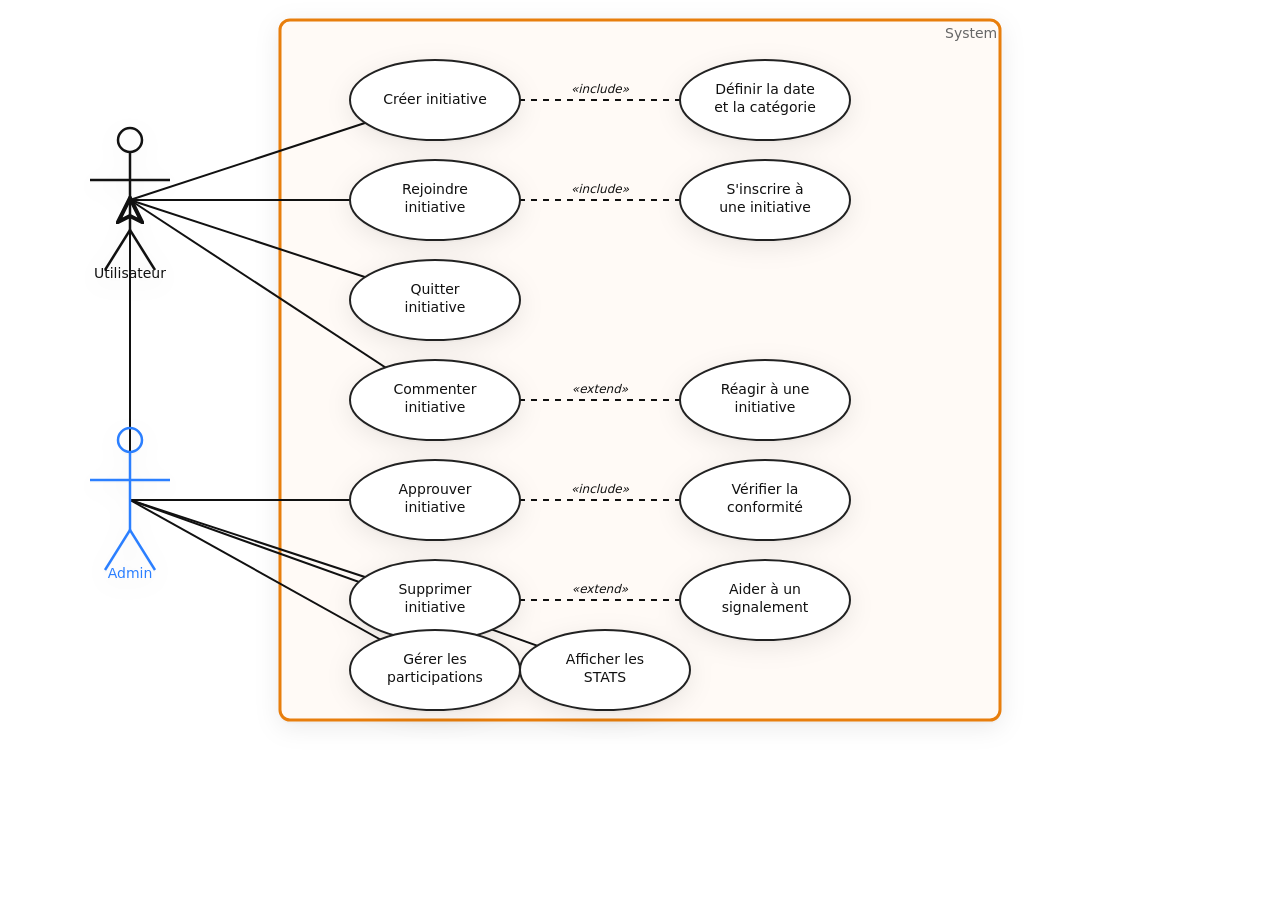
<file: index.html>
<!DOCTYPE html>
<html lang="fr">
<head>
  <meta charset="utf-8" />
  <meta name="viewport" content="width=device-width, initial-scale=1" />
  <title>Diagramme de cas d'utilisation</title>
  <link rel="stylesheet" href="styles.css" />
</head>
<body>
  <div class="stage">
    <svg viewBox="0 0 2000 2000" aria-label="Diagramme de cas d'utilisation">
      <defs>
        <marker id="arrow-hollow" markerWidth="14" markerHeight="14" refX="12" refY="7" orient="auto">
          <path d="M13,7 L1,13 L4,7 L1,1 Z" fill="#fff" stroke="#111" stroke-width="2"/>
        </marker>
      </defs>
      <g id="layer-system" class="soft-shadow"></g>
      <g id="layer-connections"></g>
      <g id="layer-nodes" class="soft-shadow"></g>
    </svg>
  </div>

  <!-- Mettre EXACTEMENT le même nom de fichier que votre JS -->
  <script src="app.js" defer></script>
</body>
</html>
</file>
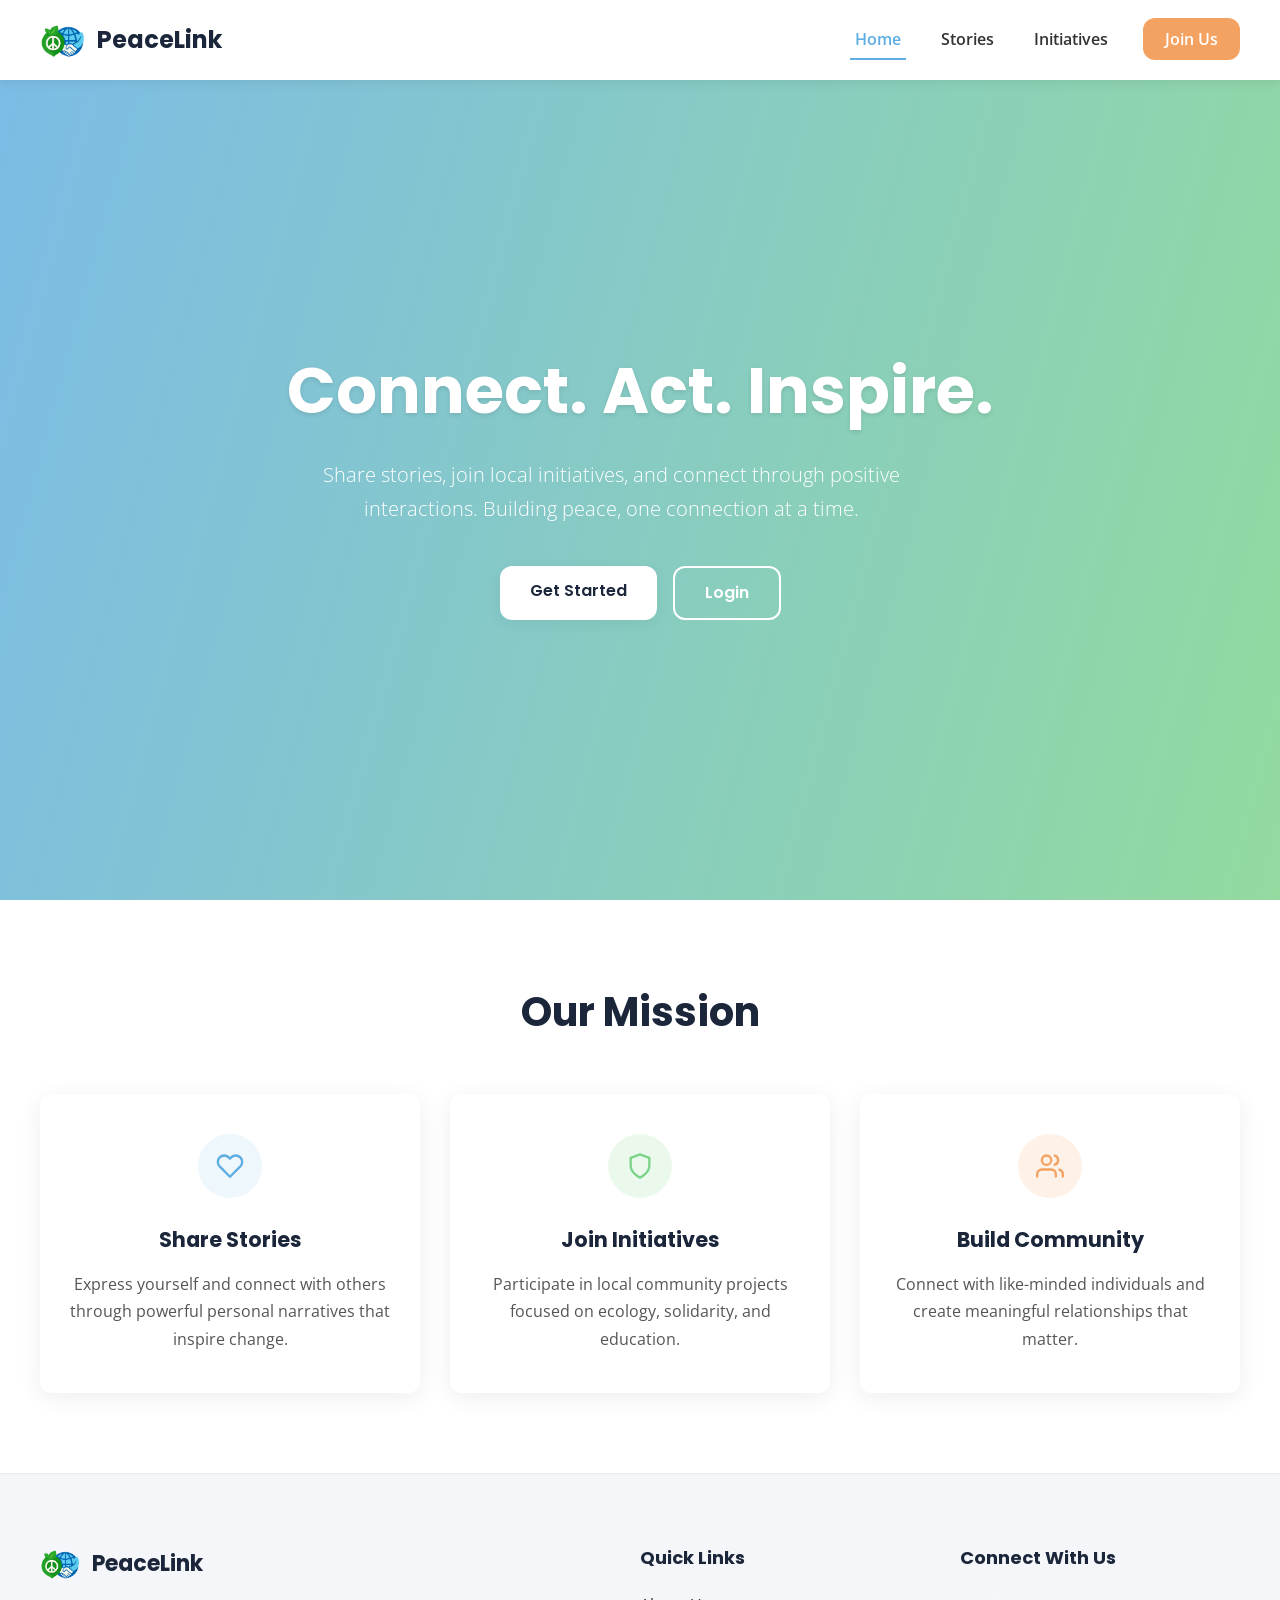
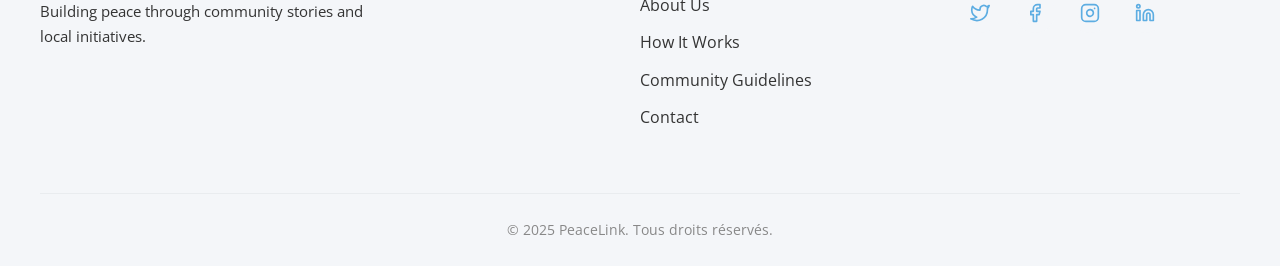
<file: Module4_Gestion_Offres/NovaLinkPeace/NovaInteractive/View/FrontOffice/index.html>
<!DOCTYPE html>
<html lang="fr">
<head>
    <meta charset="UTF-8">
    <meta name="viewport" content="width=device-width, initial-scale=1.0">
    <title>PeaceLink - Connect. Act. Inspire.</title>
    <link rel="stylesheet" href="style.css">
</head>
<body>

    <!-- =========== Barre de Navigation Principale =========== -->
    <header class="main-navbar">
        <div class="navbar-container">
            <div class="navbar-brand">
                <a href="#">
                    <img src="mon-logo.png" alt="Logo PeaceLink" class="logo-img">
                    <span class="site-name">PeaceLink</span>
                </a>
            </div>
            <nav class="navbar-links">
                <ul>
                    <li><a href="#" class="nav-link active">Home</a></li>
                    <li><a href="#" class="nav-link">Stories</a></li>
                    <li><a href="#" class="nav-link">Initiatives</a></li>
                    <li><a href="#" class="nav-link btn-join-us">Join Us</a></li>
                </ul>
            </nav>
        </div>
    </header>

    <!-- =========== Section Héros =========== -->
    <main class="hero-section">
        <div class="hero-content">
            <h1>Connect. Act. Inspire.</h1>
            <p>Share stories, join local initiatives, and connect through positive interactions. Building peace, one connection at a time.</p>
            <div class="hero-buttons">
                <a href="#" class="btn-hero-primary">Get Started</a>
                <a href="#" class="btn-hero-secondary">Login</a>
            </div>
        </div>
    </main>
    
    <!-- =========== Section Mission (NOUVEAU) =========== -->
    <section class="mission-section">
        <div class="mission-container">
            <h2>Our Mission</h2>
            <div class="mission-grid">
                <!-- Carte 1: Share Stories -->
                <div class="mission-card">
                    <div class="mission-icon icon-blue">
                        <svg xmlns="http://www.w3.org/2000/svg" width="28" height="28" viewBox="0 0 24 24" fill="none" stroke="currentColor" stroke-width="2" stroke-linecap="round" stroke-linejoin="round"><path d="M20.84 4.61a5.5 5.5 0 0 0-7.78 0L12 5.67l-1.06-1.06a5.5 5.5 0 0 0-7.78 7.78l1.06 1.06L12 21.23l7.78-7.78 1.06-1.06a5.5 5.5 0 0 0 0-7.78z"></path></svg>
                    </div>
                    <h3>Share Stories</h3>
                    <p>Express yourself and connect with others through powerful personal narratives that inspire change.</p>
                </div>
                <!-- Carte 2: Join Initiatives -->
                <div class="mission-card">
                    <div class="mission-icon icon-green">
                        <svg xmlns="http://www.w3.org/2000/svg" width="28" height="28" viewBox="0 0 24 24" fill="none" stroke="currentColor" stroke-width="2" stroke-linecap="round" stroke-linejoin="round"><path d="M12 22s8-4 8-10V5l-8-3-8 3v7c0 6 8 10 8 10z"></path></svg>
                    </div>
                    <h3>Join Initiatives</h3>
                    <p>Participate in local community projects focused on ecology, solidarity, and education.</p>
                </div>
                <!-- Carte 3: Build Community -->
                <div class="mission-card">
                    <div class="mission-icon icon-orange">
                         <svg xmlns="http://www.w3.org/2000/svg" width="28" height="28" viewBox="0 0 24 24" fill="none" stroke="currentColor" stroke-width="2" stroke-linecap="round" stroke-linejoin="round"><path d="M17 21v-2a4 4 0 0 0-4-4H5a4 4 0 0 0-4 4v2"></path><circle cx="9" cy="7" r="4"></circle><path d="M23 21v-2a4 4 0 0 0-3-3.87"></path><path d="M16 3.13a4 4 0 0 1 0 7.75"></path></svg>
                    </div>
                    <h3>Build Community</h3>
                    <p>Connect with like-minded individuals and create meaningful relationships that matter.</p>
                </div>
            </div>
        </div>
    </section>


    <!-- =========== Pied de page (Footer) =========== -->
    <footer class="main-footer">
        <div class="footer-container">
            <!-- Colonne 1: Info -->
            <div class="footer-column footer-about">
                <div class="footer-brand">
                    <img src="mon-logo.png" alt="PeaceLink Logo" class="footer-logo-img">
                    <span class="footer-site-name">PeaceLink</span>
                </div>
                <p class="footer-description">Building peace through community stories and local initiatives.</p>
            </div>

            <!-- Colonne 2: Liens rapides -->
            <div class="footer-column footer-links">
                <h4>Quick Links</h4>
                <ul>
                    <li><a href="#">About Us</a></li>
                    <li><a href="#">How It Works</a></li>
                    <li><a href="#">Community Guidelines</a></li>
                    <li><a href="#">Contact</a></li>
                </ul>
            </div>

            <!-- Colonne 3: Réseaux sociaux -->
            <div class="footer-column footer-social">
                <h4>Connect With Us</h4>
                <div class="social-icons">
                    <a href="#" aria-label="Twitter">
                        <svg xmlns="http://www.w3.org/2000/svg" width="20" height="20" viewBox="0 0 24 24" fill="none" stroke="currentColor" stroke-width="2" stroke-linecap="round" stroke-linejoin="round"><path d="M23 3a10.9 10.9 0 0 1-3.14 1.53 4.48 4.48 0 0 0-7.86 3v1A10.66 10.66 0 0 1 3 4s-4 9 5 13a11.64 11.64 0 0 1-7 2c9 5 20 0 20-11.5a4.5 4.5 0 0 0-.08-.83A7.72 7.72 0 0 0 23 3z"></path></svg>
                    </a>
                    <a href="#" aria-label="Facebook">
                        <svg xmlns="http://www.w3.org/2000/svg" width="20" height="20" viewBox="0 0 24 24" fill="none" stroke="currentColor" stroke-width="2" stroke-linecap="round" stroke-linejoin="round"><path d="M18 2h-3a5 5 0 0 0-5 5v3H7v4h3v8h4v-8h3l1-4h-4V7a1 1 0 0 1 1-1h3z"></path></svg>
                    </a>
                    <a href="#" aria-label="Instagram">
                        <svg xmlns="http://www.w3.org/2000/svg" width="20" height="20" viewBox="0 0 24 24" fill="none" stroke="currentColor" stroke-width="2" stroke-linecap="round" stroke-linejoin="round"><rect x="2" y="2" width="20" height="20" rx="5" ry="5"></rect><path d="M16 11.37A4 4 0 1 1 12.63 8 4 4 0 0 1 16 11.37z"></path><line x1="17.5" y1="6.5" x2="17.51" y2="6.5"></line></svg>
                    </a>
                    <a href="#" aria-label="LinkedIn">
                        <svg xmlns="http://www.w3.org/2000/svg" width="20" height="20" viewBox="0 0 24 24" fill="none" stroke="currentColor" stroke-width="2" stroke-linecap="round" stroke-linejoin="round"><path d="M16 8a6 6 0 0 1 6 6v7h-4v-7a2 2 0 0 0-2-2 2 2 0 0 0-2 2v7h-4v-7a6 6 0 0 1 6-6z"></path><rect x="2" y="9" width="4" height="12"></rect><circle cx="4" cy="4" r="2"></circle></svg>
                    </a>
                </div>
            </div>
        </div>
        <div class="footer-bottom">
            <p>© 2025 PeaceLink. Tous droits réservés.</p>
        </div>
    </footer>

</body>
</html>
</file>
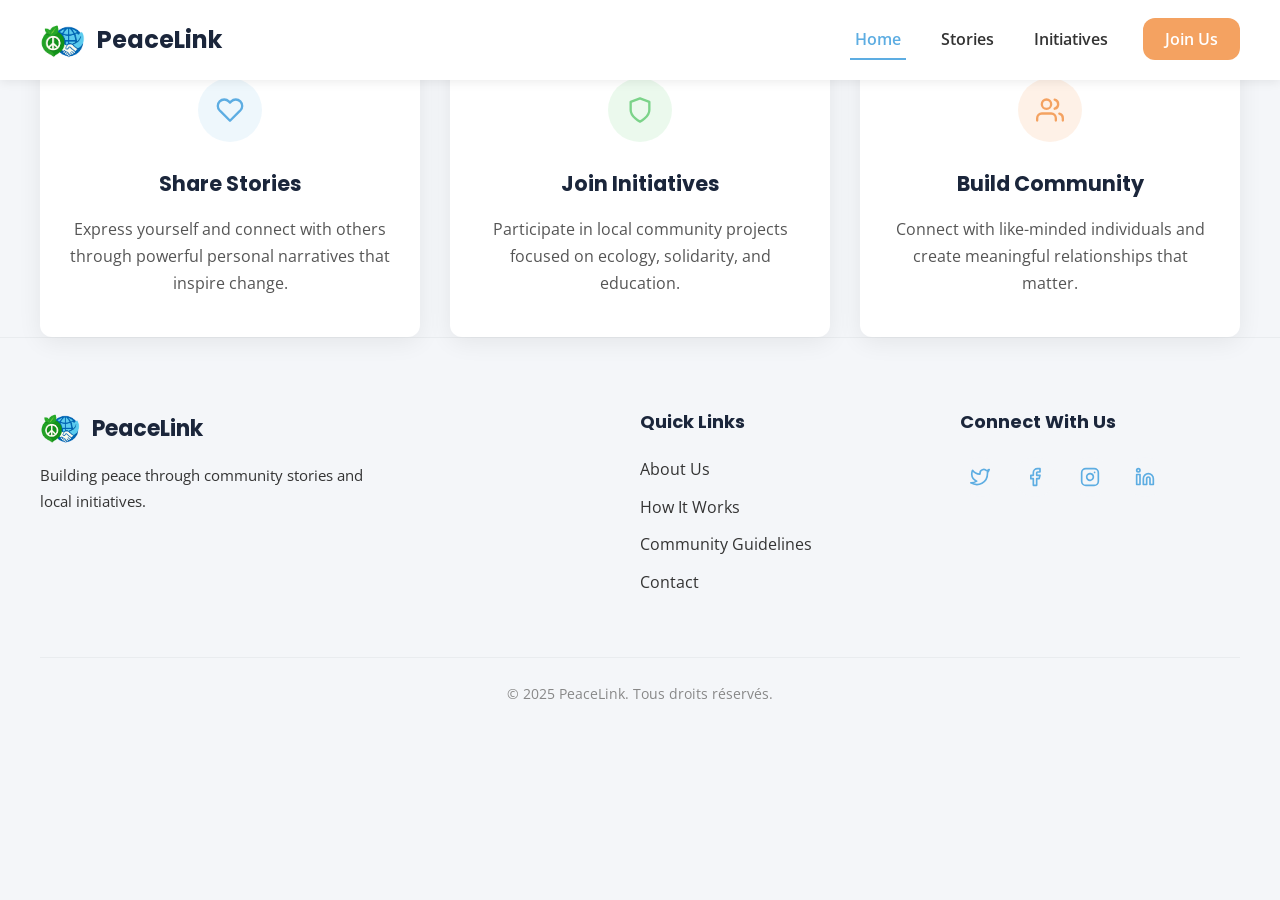
<file: NovaLinkPeace-main (2)/NovaLinkPeace-main/NovaInteractive/View/FrontOffice/index.html>
<!DOCTYPE html>
<html lang="fr">

<head>
    <meta charset="UTF-8">
    <meta name="viewport" content="width=device-width, initial-scale=1.0">
    <title>PeaceLink - Connect. Act. Inspire.</title>
    <link rel="stylesheet" href="style.css">
</head>

<body>

    <!-- =========== Barre de Navigation Principale =========== -->
    <header class="main-navbar">
        <div class="navbar-container">
            <div class="navbar-brand">
                <a href="#">
                    <img src="mon-logo.png" alt="Logo PeaceLink" class="logo-img">
                    <span class="site-name">PeaceLink</span>
                </a>
            </div>
            <nav class="navbar-links">
                <ul>
                    <li><a href="#" class="nav-link active">Home</a></li>
                    <li><a href="#" class="nav-link">Stories</a></li>
                    <li><a href="#" class="nav-link">Initiatives</a></li>
                    <li><a href="#" class="nav-link btn-join-us">Join Us</a></li>
                </ul>
            </nav>
        </div>
    </header>
    <div class="mission-container">
        <h2>Our Mission</h2>
        <div class="mission-grid">
            <!-- Carte 1: Share Stories -->
            <div class="mission-card">
                <div class="mission-icon icon-blue">
                    <svg xmlns="http://www.w3.org/2000/svg" width="28" height="28" viewBox="0 0 24 24" fill="none"
                        stroke="currentColor" stroke-width="2" stroke-linecap="round" stroke-linejoin="round">
                        <path
                            d="M20.84 4.61a5.5 5.5 0 0 0-7.78 0L12 5.67l-1.06-1.06a5.5 5.5 0 0 0-7.78 7.78l1.06 1.06L12 21.23l7.78-7.78 1.06-1.06a5.5 5.5 0 0 0 0-7.78z">
                        </path>
                    </svg>
                </div>
                <h3>Share Stories</h3>
                <p>Express yourself and connect with others through powerful personal narratives that inspire change.
                </p>
            </div>
            <!-- Carte 2: Join Initiatives -->
            <div class="mission-card">
                <div class="mission-icon icon-green">
                    <svg xmlns="http://www.w3.org/2000/svg" width="28" height="28" viewBox="0 0 24 24" fill="none"
                        stroke="currentColor" stroke-width="2" stroke-linecap="round" stroke-linejoin="round">
                        <path d="M12 22s8-4 8-10V5l-8-3-8 3v7c0 6 8 10 8 10z"></path>
                    </svg>
                </div>
                <h3>Join Initiatives</h3>
                <p>Participate in local community projects focused on ecology, solidarity, and education.</p>
            </div>
            <!-- Carte 3: Build Community -->
            <div class="mission-card">
                <div class="mission-icon icon-orange">
                    <svg xmlns="http://www.w3.org/2000/svg" width="28" height="28" viewBox="0 0 24 24" fill="none"
                        stroke="currentColor" stroke-width="2" stroke-linecap="round" stroke-linejoin="round">
                        <path d="M17 21v-2a4 4 0 0 0-4-4H5a4 4 0 0 0-4 4v2"></path>
                        <circle cx="9" cy="7" r="4"></circle>
                        <path d="M23 21v-2a4 4 0 0 0-3-3.87"></path>
                        <path d="M16 3.13a4 4 0 0 1 0 7.75"></path>
                    </svg>
                </div>
                <h3>Build Community</h3>
                <p>Connect with like-minded individuals and create meaningful relationships that matter.</p>
            </div>
        </div>
    </div>
    </section>


    <!-- =========== Pied de page (Footer) =========== -->
    <footer class="main-footer">
        <div class="footer-container">
            <!-- Colonne 1: Info -->
            <div class="footer-column footer-about">
                <div class="footer-brand">
                    <img src="mon-logo.png" alt="PeaceLink Logo" class="footer-logo-img">
                    <span class="footer-site-name">PeaceLink</span>
                </div>
                <p class="footer-description">Building peace through community stories and local initiatives.</p>
            </div>

            <!-- Colonne 2: Liens rapides -->
            <div class="footer-column footer-links">
                <h4>Quick Links</h4>
                <ul>
                    <li><a href="#">About Us</a></li>
                    <li><a href="#">How It Works</a></li>
                    <li><a href="#">Community Guidelines</a></li>
                    <li><a href="#">Contact</a></li>
                </ul>
            </div>

            <!-- Colonne 3: Réseaux sociaux -->
            <div class="footer-column footer-social">
                <h4>Connect With Us</h4>
                <div class="social-icons">
                    <a href="#" aria-label="Twitter">
                        <svg xmlns="http://www.w3.org/2000/svg" width="20" height="20" viewBox="0 0 24 24" fill="none"
                            stroke="currentColor" stroke-width="2" stroke-linecap="round" stroke-linejoin="round">
                            <path
                                d="M23 3a10.9 10.9 0 0 1-3.14 1.53 4.48 4.48 0 0 0-7.86 3v1A10.66 10.66 0 0 1 3 4s-4 9 5 13a11.64 11.64 0 0 1-7 2c9 5 20 0 20-11.5a4.5 4.5 0 0 0-.08-.83A7.72 7.72 0 0 0 23 3z">
                            </path>
                        </svg>
                    </a>
                    <a href="#" aria-label="Facebook">
                        <svg xmlns="http://www.w3.org/2000/svg" width="20" height="20" viewBox="0 0 24 24" fill="none"
                            stroke="currentColor" stroke-width="2" stroke-linecap="round" stroke-linejoin="round">
                            <path d="M18 2h-3a5 5 0 0 0-5 5v3H7v4h3v8h4v-8h3l1-4h-4V7a1 1 0 0 1 1-1h3z"></path>
                        </svg>
                    </a>
                    <a href="#" aria-label="Instagram">
                        <svg xmlns="http://www.w3.org/2000/svg" width="20" height="20" viewBox="0 0 24 24" fill="none"
                            stroke="currentColor" stroke-width="2" stroke-linecap="round" stroke-linejoin="round">
                            <rect x="2" y="2" width="20" height="20" rx="5" ry="5"></rect>
                            <path d="M16 11.37A4 4 0 1 1 12.63 8 4 4 0 0 1 16 11.37z"></path>
                            <line x1="17.5" y1="6.5" x2="17.51" y2="6.5"></line>
                        </svg>
                    </a>
                    <a href="#" aria-label="LinkedIn">
                        <svg xmlns="http://www.w3.org/2000/svg" width="20" height="20" viewBox="0 0 24 24" fill="none"
                            stroke="currentColor" stroke-width="2" stroke-linecap="round" stroke-linejoin="round">
                            <path d="M16 8a6 6 0 0 1 6 6v7h-4v-7a2 2 0 0 0-2-2 2 2 0 0 0-2 2v7h-4v-7a6 6 0 0 1 6-6z">
                            </path>
                            <rect x="2" y="9" width="4" height="12"></rect>
                            <circle cx="4" cy="4" r="2"></circle>
                        </svg>
                    </a>
                </div>
            </div>
        </div>
        <div class="footer-bottom">
            <p>© 2025 PeaceLink. Tous droits réservés.</p>
        </div>
    </footer>

</body>

</html>
</file>
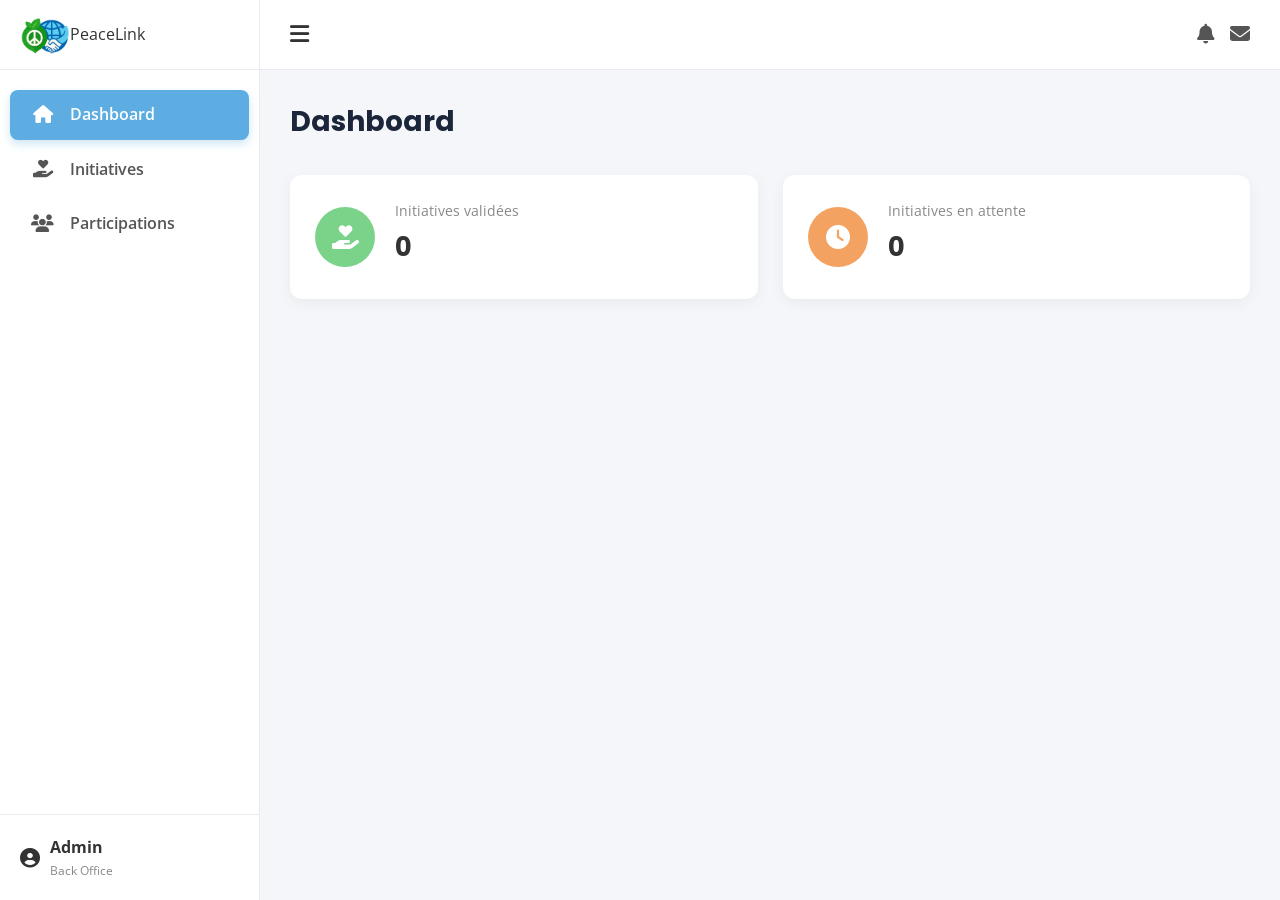
<file: peacelink/views/backoffice.html>
<!DOCTYPE html>
<html lang="fr">
<head>
    <meta charset="UTF-8">
    <meta name="viewport" content="width=device-width, initial-scale=1.0">
    <title>Back Office - PeaceLink</title>

    <link rel="stylesheet" href="../backofficeStyle.css">
    <link rel="stylesheet"
          href="https://cdnjs.cloudflare.com/ajax/libs/font-awesome/6.4.0/css/all.min.css">

    <script src="../backoffice.js" defer></script>
</head>
<body>

    <!-- SIDEBAR -->
    <div class="sidebar">
        <div class="sidebar-header">
            <a href="#" class="logo">
                <img src="../mon-logo.png" alt="Logo PeaceLink">
                <span>PeaceLink</span>
            </a>
        </div>

        <nav class="sidebar-nav">
            <a href="#" class="nav-item active" data-page="dashboard">
                <i class="fa-solid fa-house"></i>
                <span>Dashboard</span>
            </a>
            <a href="#" class="nav-item" data-page="initiatives">
                <i class="fa-solid fa-hand-holding-heart"></i>
                <span>Initiatives</span>
            </a>
            <a href="#" class="nav-item" data-page="participation">
                <i class="fa-solid fa-users"></i>
                <span>Participations</span>
            </a>
        </nav>

        <div class="sidebar-footer">
            <div class="user-profile">
                <i class="fa-solid fa-user-circle user-avatar"></i>
                <div class="user-info">
                    <span class="user-name">Admin</span>
                    <span class="user-role">Back Office</span>
                </div>
            </div>
        </div>
    </div>

    <!-- MAIN CONTENT -->
    <div class="main-content">

        <header class="topbar">
            <div class="topbar-left">
                <button class="menu-toggle" id="menu-toggle">
                    <i class="fa-solid fa-bars"></i>
                </button>
            </div>
            <div class="topbar-right">
                <button class="icon-btn">
                    <i class="fa-solid fa-bell"></i>
                </button>
                <button class="icon-btn">
                    <i class="fa-solid fa-envelope"></i>
                </button>
            </div>
        </header>

        <main class="content-wrapper" id="content-container">

            <!-- DASHBOARD -->
            <section id="page-dashboard" class="page-content active">
                <div class="page-header">
                    <h1>Dashboard</h1>
                </div>

                <div class="stats-grid">
                    <div class="stat-card">
                        <div class="stat-icon green"><i class="fa-solid fa-hand-holding-heart"></i></div>
                        <div>
                            <p class="stat-label">Initiatives validées</p>
                            <h2 class="stat-value" id="stat-active-initiatives">0</h2>
                        </div>
                    </div>

                    <div class="stat-card">
                        <div class="stat-icon orange"><i class="fa-solid fa-clock"></i></div>
                        <div>
                            <p class="stat-label">Initiatives en attente</p>
                            <h2 class="stat-value" id="stat-pending-initiatives">0</h2>
                        </div>
                    </div>
                </div>
            </section>

            <!-- INITIATIVES -->
            <section id="page-initiatives" class="page-content">
                <div class="page-header">
                    <h1>Initiatives</h1>
                    <p class="page-subtitle">Gérer les initiatives et leurs statuts.</p>
                </div>

                <div class="table-card">
                    <h3>Liste des initiatives</h3>
                    <div class="table-wrapper">
                        <table class="data-table">
                            <thead>
                                <tr>
                                    <th>Titre</th>
                                    <th>Organisation</th>
                                    <th>Catégorie</th>
                                    <th>Lieu</th>
                                    <th>Date</th>
                                    <th>Statut</th>
                                    <th>Actions</th>
                                </tr>
                            </thead>
                            <tbody id="initiatives-table-body"></tbody>
                        </table>
                    </div>
                </div>
            </section>

            <!-- PARTICIPATIONS -->
            <section id="page-participation" class="page-content">
                <div class="page-header">
                    <h1>Participations</h1>
                    <button id="btn-add-participation" class="btn-primary">
                        + Ajouter une participation
                    </button>
                </div>

                <div class="table-card">
                    <h3>Liste des participations</h3>
                    <div id="participation-list" class="table-wrapper"></div>
                </div>

                <div id="participation-form-container" class="hidden">
                    <div class="table-card">
                        <h3 id="participation-form-title">Nouvelle participation</h3>

                        <form id="participation-form">

                            <div class="form-group">
                                <label>Initiative liée</label>
                                <select id="p-initiative"></select>
                            </div>

                            <div class="form-group">
                                <label>Nom complet</label>
                                <input type="text" id="p-fullname">
                            </div>

                            <div class="form-group">
                                <label>Email</label>
                                <input type="text" id="p-email">
                            </div>

                            <div class="form-group">
                                <label>Message</label>
                                <textarea id="p-message"></textarea>
                            </div>

                            <input type="hidden" id="p-id">

                            <button type="submit" class="btn-success">Enregistrer</button>
                            <button type="button" id="btn-cancel-participation" class="btn-secondary">Annuler</button>

                            <p id="participation-error" style="color:red; margin-top:10px;"></p>
                        </form>
                    </div>
                </div>

            </section>

        </main>
    </div>

</body>
</html>
</file>
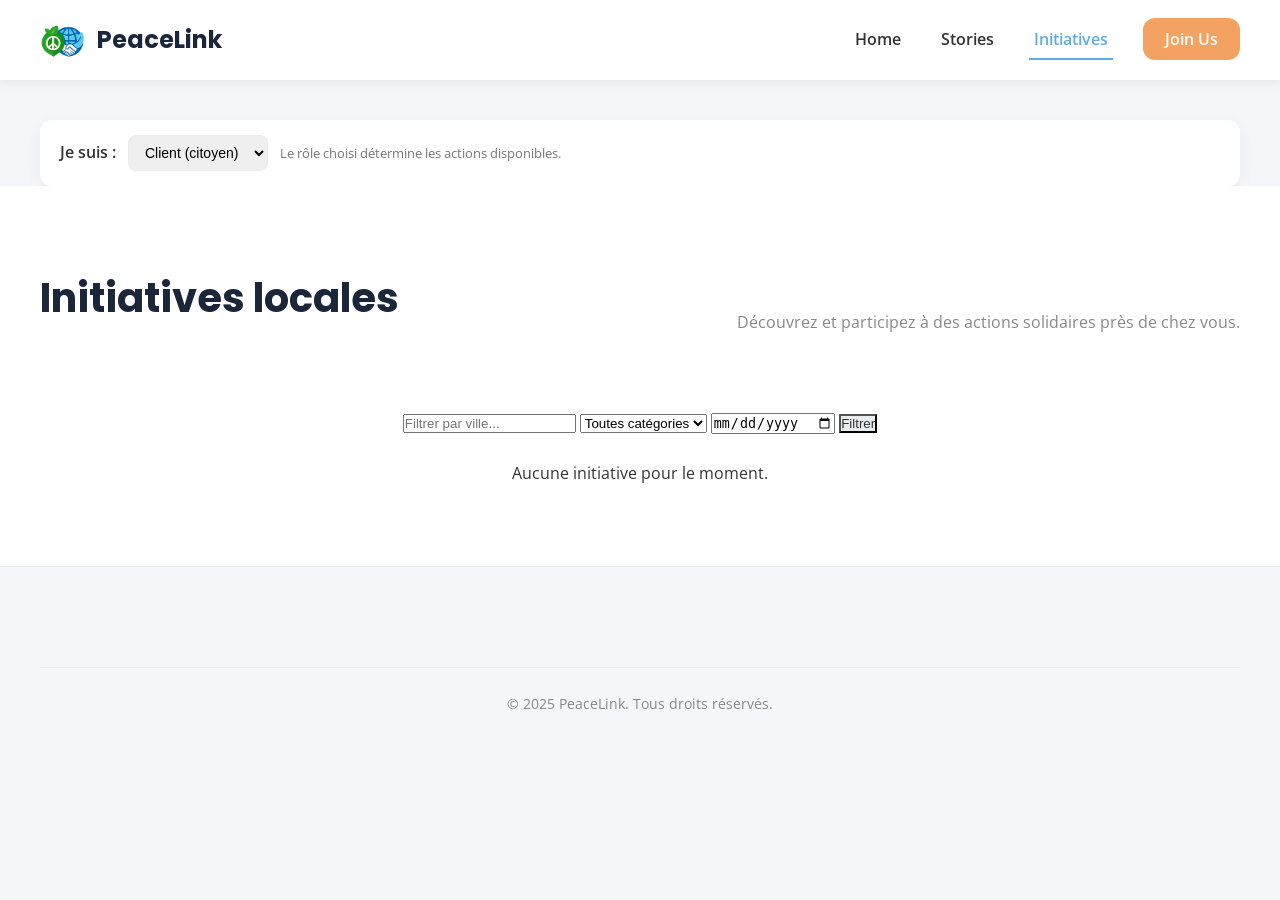
<file: peacelink/views/initiatives.html>
<!DOCTYPE html>
<html lang="fr">
<head>
    <meta charset="UTF-8">
    <meta name="viewport" content="width=device-width, initial-scale=1.0">
    <title>PeaceLink - Initiatives Locales</title>
    <link rel="stylesheet" href="../style.css">
    <script src="../initiatives.js" defer></script>
</head>

<body>

    <!-- NAVBAR -->
    <header class="main-navbar">
        <div class="navbar-container">
            <div class="navbar-brand">
                <a href="index.html">
                    <img src="../mon-logo.png" alt="Logo PeaceLink" class="logo-img">
                    <span class="site-name">PeaceLink</span>
                </a>
            </div>
            <nav class="navbar-links">
                <ul>
                    <li><a href="index.html" class="nav-link">Home</a></li>
                    <li><a href="stories.html" class="nav-link">Stories</a></li>
                    <li><a href="initiatives.html" class="nav-link active">Initiatives</a></li>
                    <li><a href="join.html" class="nav-link btn-join-us">Join Us</a></li>
                </ul>
            </nav>
        </div>
    </header>


    <!-- CONTENU PRINCIPAL -->
    <main class="initiatives-main">

        <!-- Sélecteur de rôle -->
        <section class="role-switcher">
            <div class="role-switcher-inner">
                <label for="role-select">Je suis :</label>
                <select id="role-select">
                    <option value="client">Client (citoyen)</option>
                    <option value="organisation">Organisation</option>
                    <option value="admin">Admin</option>
                </select>
                <span class="role-hint">
                    Le rôle choisi détermine les actions disponibles.
                </span>
            </div>
        </section>


        <!-- LISTE DES INITIATIVES -->
        <section class="mission-section">
            <div class="mission-container">

                <div class="page-header">
                    <h2>Initiatives locales</h2>
                    <p class="page-subtitle">
                        Découvrez et participez à des actions solidaires près de chez vous.
                    </p>
                    <button id="btn-open-create" class="btn-primary">+ Créer une initiative</button>
                </div>

                <!-- Filtres -->
                <div class="filters-box">
                    <input type="text" id="filter-location" placeholder="Filtrer par ville...">
                    <select id="filter-category">
                        <option value="">Toutes catégories</option>
                        <option value="Écologie">Écologie</option>
                        <option value="Solidarité">Solidarité</option>
                        <option value="Éducation">Éducation</option>
                        <option value="Citoyenneté">Citoyenneté</option>
                    </select>
                    <input type="date" id="filter-date">
                    <button id="btn-apply-filters" class="btn-secondary">Filtrer</button>
                </div>

                <div id="events-list" class="event-grid"></div>
            </div>
        </section>


        <!-- DÉTAIL D’INITIATIVE -->
        <section id="event-detail-section" class="mission-section hidden">
            <div class="mission-container">

                <button id="btn-back-to-list" class="btn-secondary back-btn">← Retour à la liste</button>

                <article id="event-detail-card" class="event-detail-card"></article>

                <!-- Participation -->
                <div class="participation-form-wrapper">
                    <h3>Participer à cette initiative</h3>

                    <form id="participation-form" class="event-form">
                        <div class="form-row">
                            <div class="form-group">
                                <label for="participant-name">Nom complet</label>
                                <input id="participant-name" type="text">
                            </div>

                            <div class="form-group">
                                <label for="participant-email">Email</label>
                                <input id="participant-email" type="text">
                            </div>
                        </div>

                        <div class="form-row">
                            <div class="form-group">
                                <label for="participant-message">Message (optionnel)</label>
                                <textarea id="participant-message" rows="3"></textarea>
                            </div>
                        </div>

                        <button type="submit" class="btn-success">S'inscrire à l'événement</button>
                        <p id="participation-feedback" class="form-feedback"></p>
                    </form>
                </div>
            </div>
        </section>


        <!-- FORMULAIRE CRÉATION INITIATIVE -->
        <section id="event-create-section" class="mission-section hidden">
            <div class="mission-container">

                <button id="btn-close-create" class="btn-secondary back-btn">← Retour aux initiatives</button>

                <h2>Créer une initiative</h2>

                <form id="create-event-form" class="event-form">

                    <div class="form-row">
                        <div class="form-group">
                            <label for="event-title">Titre</label>
                            <input id="event-title" type="text">
                        </div>

                        <div class="form-group">
                            <label for="event-category">Catégorie</label>
                            <select id="event-category">
                                <option value="">-- Choisir --</option>
                                <option value="Écologie">Écologie</option>
                                <option value="Solidarité">Solidarité</option>
                                <option value="Éducation">Éducation</option>
                                <option value="Citoyenneté">Citoyenneté</option>
                            </select>
                        </div>
                    </div>

                    <div class="form-row">
                        <div class="form-group">
                            <label for="event-location">Lieu</label>
                            <input id="event-location" type="text">
                        </div>

                        <div class="form-group">
                            <label for="event-date">Date</label>
                            <input id="event-date" type="date">
                        </div>
                    </div>

                    <div class="form-row">
                        <div class="form-group">
                            <label for="event-capacity">Nombre de places</label>
                            <input id="event-capacity" type="number" min="1" value="20">
                        </div>
                    </div>

                    <div class="form-row">
                        <div class="form-group">
                            <label for="event-org-id">Identifiant Organisation</label>
                            <input id="event-org-id" type="text" placeholder="Ex : ORG22A, B91KX">
                        </div>
                    </div>

                    <div class="form-row">
                        <div class="form-group">
                            <label for="event-description">Description</label>
                            <textarea id="event-description" rows="4"></textarea>
                        </div>
                    </div>

                    <button class="btn-primary" type="submit">Enregistrer</button>
                    <p id="create-event-feedback" class="form-feedback"></p>
                </form>
            </div>
        </section>


        <!-- SECTION ADMIN -->
        <section id="admin-section" class="mission-section hidden">
            <div class="mission-container">
                <h2>Validation des initiatives</h2>
                <div id="admin-events-list" class="event-grid"></div>
            </div>
        </section>

    </main>


    <!-- FOOTER -->
    <footer class="main-footer">
        <div class="footer-container"></div>
        <div class="footer-bottom">
            <p>© 2025 PeaceLink. Tous droits réservés.</p>
        </div>
    </footer>

</body>
</html>
</file>
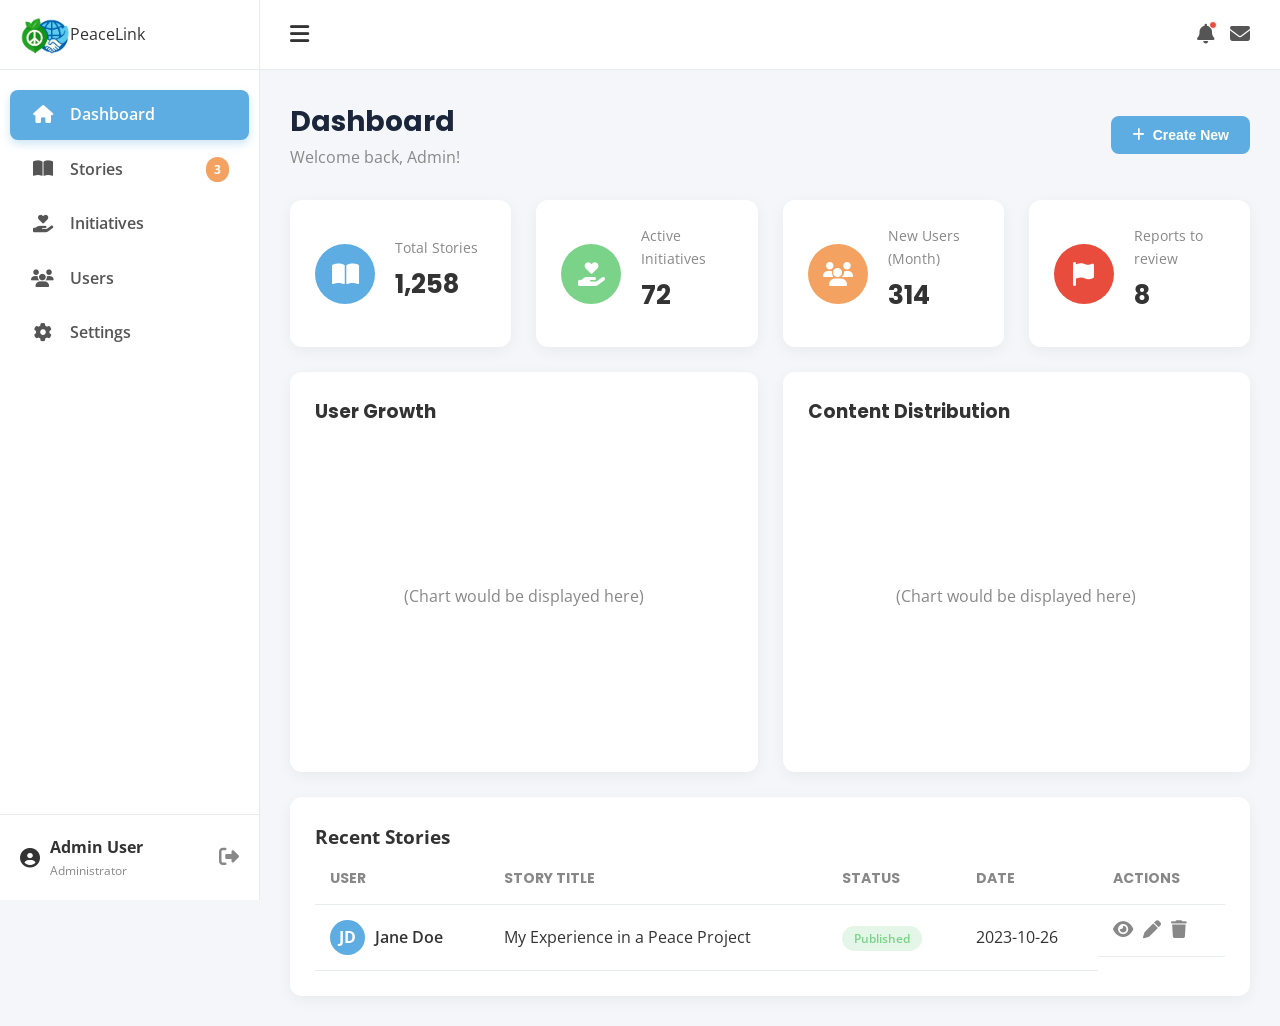
<file: Module4_Gestion_Offres/NovaLinkPeace/NovaInteractive/View/BackOffice/backoffice.html>
<!DOCTYPE html>
<html lang="fr">
<head>
    <meta charset="UTF-8">
    <meta name="viewport" content="width=device-width, initial-scale=1.0">
    <title>Back Office - PeaceLink</title>
    <!-- On utilise le MÊME fichier CSS que pour le front-office -->
    <link rel="stylesheet" href="backofficeStyle.css">
    <!-- Ajout d'une bibliothèque d'icônes (Font Awesome) pour illustrer -->
    <link rel="stylesheet" href="https://cdnjs.cloudflare.com/ajax/libs/font-awesome/6.4.0/css/all.min.css">
</head>
<body>

    <!-- =========== 1. Barre Latérale (Sidebar) =========== -->
    <div class="sidebar">
        <!-- En-tête de la sidebar -->
        <div class="sidebar-header">
            <a href="#" class="logo">
                <img src="mon-logo.png" alt="Logo PeaceLink">
                <span>PeaceLink</span>
            </a>
        </div>

        <!-- Navigation principale -->
        <nav class="sidebar-nav">
            <a href="#" class="nav-item active">
                <i class="fa-solid fa-house"></i>
                <span>Dashboard</span>
            </a>
            <a href="#" class="nav-item">
                <i class="fa-solid fa-book-open"></i>
                <span>Stories</span>
                <span class="badge orange">3</span>
            </a>
            <a href="#" class="nav-item">
                <i class="fa-solid fa-hand-holding-heart"></i>
                <span>Initiatives</span>
            </a>
            <a href="#" class="nav-item">
                <i class="fa-solid fa-users"></i>
                <span>Users</span>
            </a>
            <a href="#" class="nav-item">
                <i class="fa-solid fa-gear"></i>
                <span>Settings</span>
            </a>
        </nav>

        <!-- Pied de page de la sidebar -->
        <div class="sidebar-footer">
            <div class="user-profile">
                <i class="fa-solid fa-user-circle user-avatar"></i>
                <div class="user-info">
                    <span class="user-name">Admin User</span>
                    <span class="user-role">Administrator</span>
                </div>
            </div>
            <button class="logout-btn" aria-label="Logout">
                <i class="fa-solid fa-right-from-bracket"></i>
            </button>
        </div>
    </div>

    <!-- =========== 2. Contenu Principal =========== -->
    <div class="main-content">
        <!-- Barre supérieure (Topbar) -->
        <header class="topbar">
            <div class="topbar-left">
                <button class="menu-toggle" id="menu-toggle" aria-label="Toggle Menu">
                    <i class="fa-solid fa-bars"></i>
                </button>
            </div>
            <div class="topbar-right">
                <button class="icon-btn">
                    <i class="fa-solid fa-bell"></i>
                    <span class="notification-dot"></span>
                </button>
                <button class="icon-btn">
                    <i class="fa-solid fa-envelope"></i>
                </button>
            </div>
        </header>

        <!-- Contenu de la page -->
        <main class="content-wrapper">
            <!-- En-tête de la page -->
            <div class="page-header">
                <div>
                    <h1>Dashboard</h1>
                    <p class="page-subtitle">Welcome back, Admin!</p>
                </div>
                <button class="btn-primary">
                    <i class="fa-solid fa-plus"></i> Create New
                </button>
            </div>

            <!-- Grille de statistiques -->
            <div class="stats-grid">
                <div class="stat-card">
                    <div class="stat-icon blue"><i class="fa-solid fa-book-open"></i></div>
                    <div>
                        <p class="stat-label">Total Stories</p>
                        <h2 class="stat-value">1,258</h2>
                    </div>
                </div>
                <div class="stat-card">
                    <div class="stat-icon green"><i class="fa-solid fa-hand-holding-heart"></i></div>
                    <div>
                        <p class="stat-label">Active Initiatives</p>
                        <h2 class="stat-value">72</h2>
                    </div>
                </div>
                <div class="stat-card">
                    <div class="stat-icon orange"><i class="fa-solid fa-users"></i></div>
                    <div>
                        <p class="stat-label">New Users (Month)</p>
                        <h2 class="stat-value">314</h2>
                    </div>
                </div>
                <div class="stat-card">
                    <div class="stat-icon red"><i class="fa-solid fa-flag"></i></div>
                    <div>
                        <p class="stat-label">Reports to review</p>
                        <h2 class="stat-value">8</h2>
                    </div>
                </div>
            </div>

            <!-- Grille de graphiques (exemple) -->
            <div class="charts-grid">
                <div class="chart-card">
                    <div class="chart-header"><h3>User Growth</h3></div>
                    <div class="chart-body" style="display:flex; align-items:center; justify-content:center; color:#888;">(Chart would be displayed here)</div>
                </div>
                <div class="chart-card">
                    <div class="chart-header"><h3>Content Distribution</h3></div>
                    <div class="chart-body" style="display:flex; align-items:center; justify-content:center; color:#888;">(Chart would be displayed here)</div>
                </div>
            </div>

            <!-- Tableau des histoires récentes -->
            <div class="table-card">
                <h3>Recent Stories</h3>
                <div class="table-wrapper">
                    <table class="data-table">
                        <thead>
                            <tr>
                                <th>User</th>
                                <th>Story Title</th>
                                <th>Status</th>
                                <th>Date</th>
                                <th>Actions</th>
                            </tr>
                        </thead>
                        <tbody>
                            <tr>
                                <td>
                                    <div class="user-cell">
                                        <div class="user-cell-avatar">JD</div>
                                        <span>Jane Doe</span>
                                    </div>
                                </td>
                                <td>My Experience in a Peace Project</td>
                                <td><span class="status-badge active">Published</span></td>
                                <td>2023-10-26</td>
                                <td class="actions-cell">
                                    <button class="action-btn"><i class="fa-solid fa-eye"></i></button>
                                    <button class="action-btn"><i class="fa-solid fa-pen"></i></button>
                                    <button class="action-btn danger"><i class="fa-solid fa-trash"></i></button>
                                </td>
                            </tr>
                            <!-- Ajoutez d'autres lignes ici -->
                        </tbody>
                    </table>
                </div>
            </div>
        </main>
    </div>

    <!-- Petit script pour la bascule du menu -->
    <script>
        const menuToggle = document.getElementById('menu-toggle');
        const sidebar = document.querySelector('.sidebar');
        
        menuToggle.addEventListener('click', () => {
            sidebar.classList.toggle('collapsed');
        });
    </script>

</body>
</html>
</file>
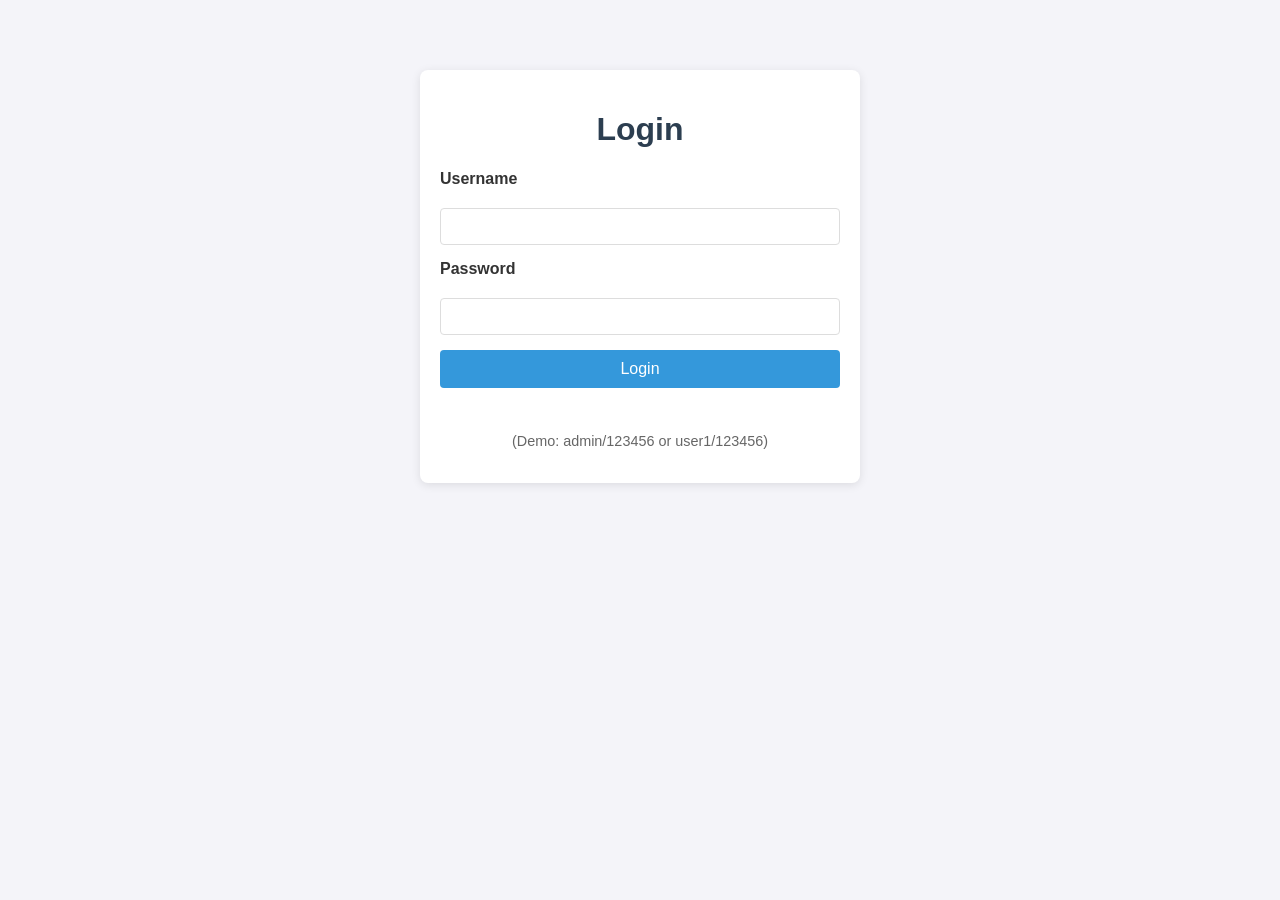
<file: NovaLinkPeace-main (2)/NovaLinkPeace-main/NovaInteractive/Reclamations/View/feed.html>
<!DOCTYPE html>
<html lang="en">

<head>
    <meta charset="UTF-8">
    <meta name="viewport" content="width=device-width, initial-scale=1.0">
    <title>Feed - NovaLinkPeace</title>
    <link rel="stylesheet" href="assets/style.css">
</head>

<body>
    <div class="navbar">
        <span>NovaLinkPeace Feed</span>
        <button onclick="logout()" class="logout-btn">Logout</button>
    </div>

    <div class="container feed-container" id="feedContainer">
        <!-- Posts will be loaded here -->
    </div>

    <!-- Report Modal -->
    <div id="reportModal" class="modal">
        <div class="modal-content">
            <span class="close">&times;</span>
            <h2>Report Content</h2>
            <form id="reportForm">
                <input type="hidden" id="reportTargetType" name="target_type">
                <input type="hidden" id="reportTargetId" name="target_id">

                <label for="reportCategory">Category:</label>
                <select id="reportCategory" name="category" required>
                    <option value="">Select Category</option>
                    <option value="Sexual Harassment">Sexual Harassment</option>
                    <option value="Suicide">Suicide</option>
                    <option value="Ethnicity">Ethnicity</option>
                    <option value="Sexism">Sexism</option>
                    <option value="Fraud">Fraud</option>
                    <option value="Violence">Violence</option>
                    <option value="Spam">Spam</option>
                    <option value="Other">Other</option>
                </select>

                <label for="reportReason">Reason for reporting:</label>
                <textarea id="reportReason" name="reason" required></textarea>

                <button type="submit">Submit Report</button>
            </form>
            <div id="reportMessage"></div>
        </div>
    </div>

    <script src="assets/script.js"></script>
</body>

</html>
</file>
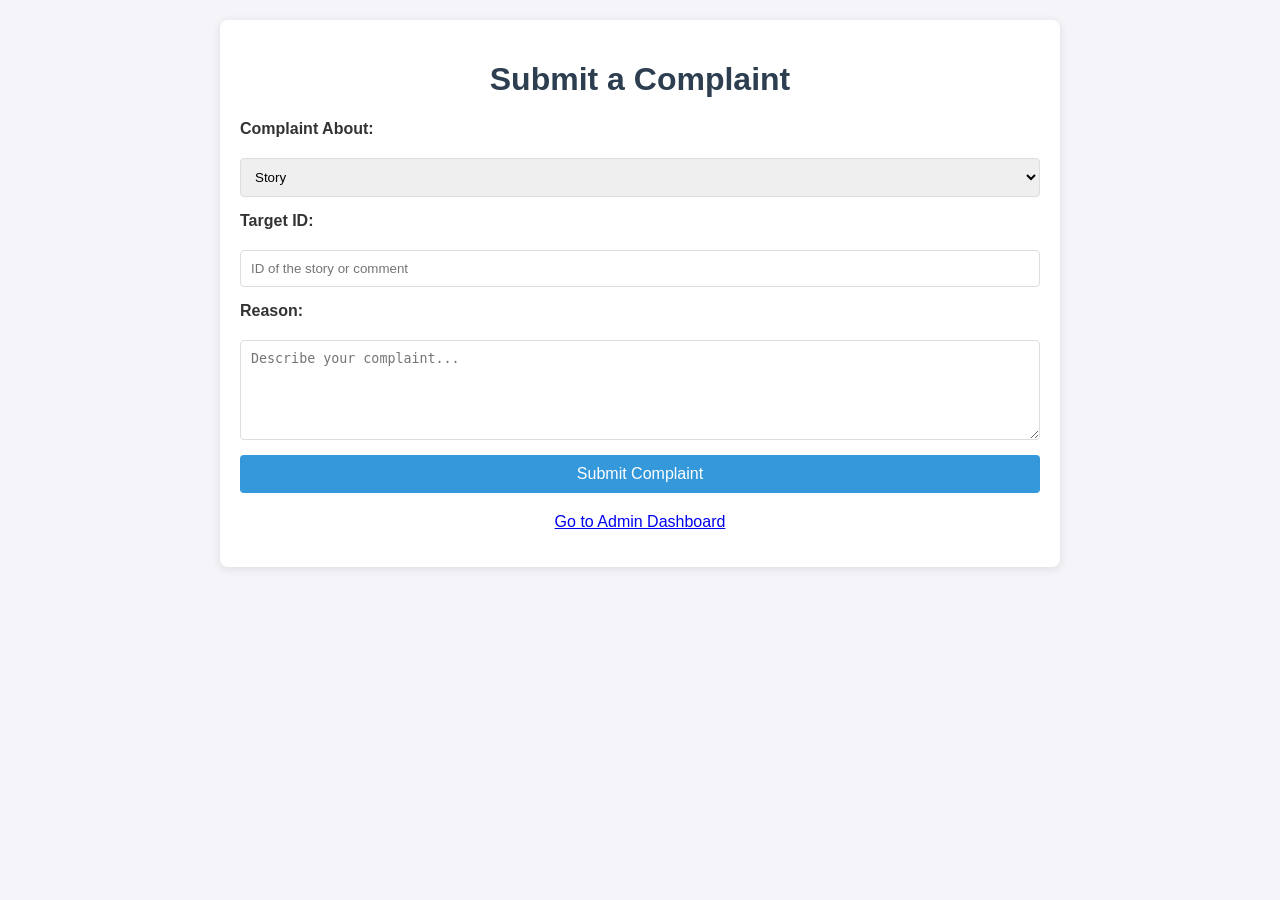
<file: NovaLinkPeace-main (2)/NovaLinkPeace-main/NovaInteractive/Reclamations/View/form.html>
<!DOCTYPE html>
<html lang="en">

<head>
    <meta charset="UTF-8">
    <meta name="viewport" content="width=device-width, initial-scale=1.0">
    <title>Submit Complaint</title>
    <link rel="stylesheet" href="assets/style.css">
</head>

<body>
    <div class="container">
        <h1>Submit a Complaint</h1>
        <form id="complaintForm">
            <!-- Simulating logged in user ID -->
            <input type="hidden" name="author_id" value="1">

            <label for="target_type">Complaint About:</label>
            <select name="target_type" id="target_type" required>
                <option value="story">Story</option>
                <option value="comment">Comment</option>
            </select>

            <label for="target_id">Target ID:</label>
            <input type="number" name="target_id" id="target_id" placeholder="ID of the story or comment" required>

            <label for="reason">Reason:</label>
            <textarea name="reason" id="reason" placeholder="Describe your complaint..." required></textarea>

            <button type="submit">Submit Complaint</button>
        </form>
        <div id="message"></div>
        <p style="text-align: center; margin-top: 20px;">
            <a href="dashboard.html">Go to Admin Dashboard</a>
        </p>
    </div>
    <script src="assets/script.js"></script>
</body>

</html>
</file>
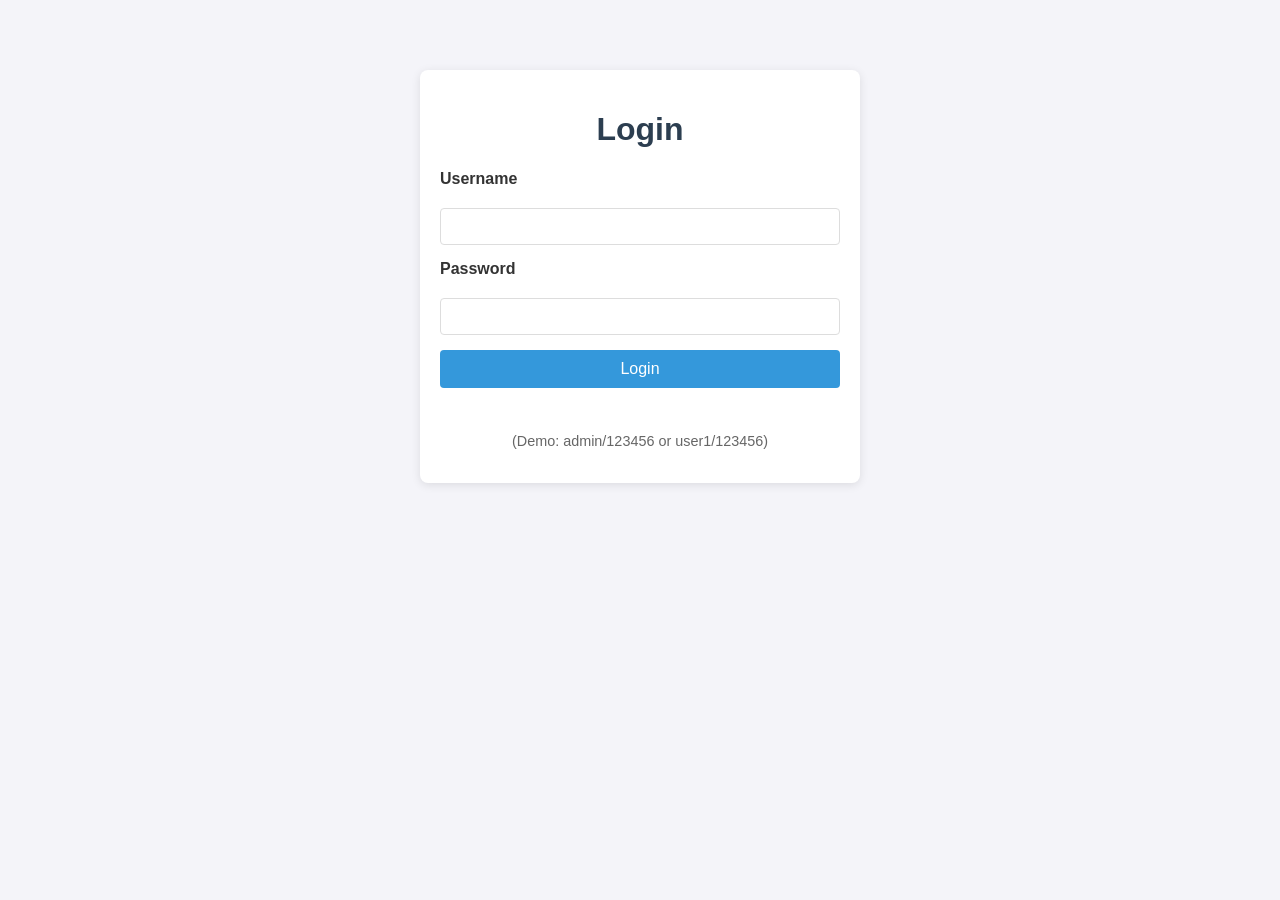
<file: NovaLinkPeace-main (2)/NovaLinkPeace-main/NovaInteractive/Reclamations/View/login.html>
<!DOCTYPE html>
<html lang="en">

<head>
    <meta charset="UTF-8">
    <meta name="viewport" content="width=device-width, initial-scale=1.0">
    <title>Login - NovaLinkPeace</title>
    <link rel="stylesheet" href="assets/style.css">
</head>

<body>
    <div class="container login-container">
        <h1>Login</h1>
        <form id="loginForm">
            <label for="username">Username</label>
            <input type="text" id="username" name="username" required>

            <label for="password">Password</label>
            <input type="password" id="password" name="password" required>

            <button type="submit">Login</button>
        </form>
        <div id="message" class="message"></div>
        <p style="text-align: center; margin-top: 10px; font-size: 0.9em; color: #666;">
            (Demo: admin/123456 or user1/123456)
        </p>
    </div>
    <script src="assets/script.js"></script>
</body>

</html>
</file>
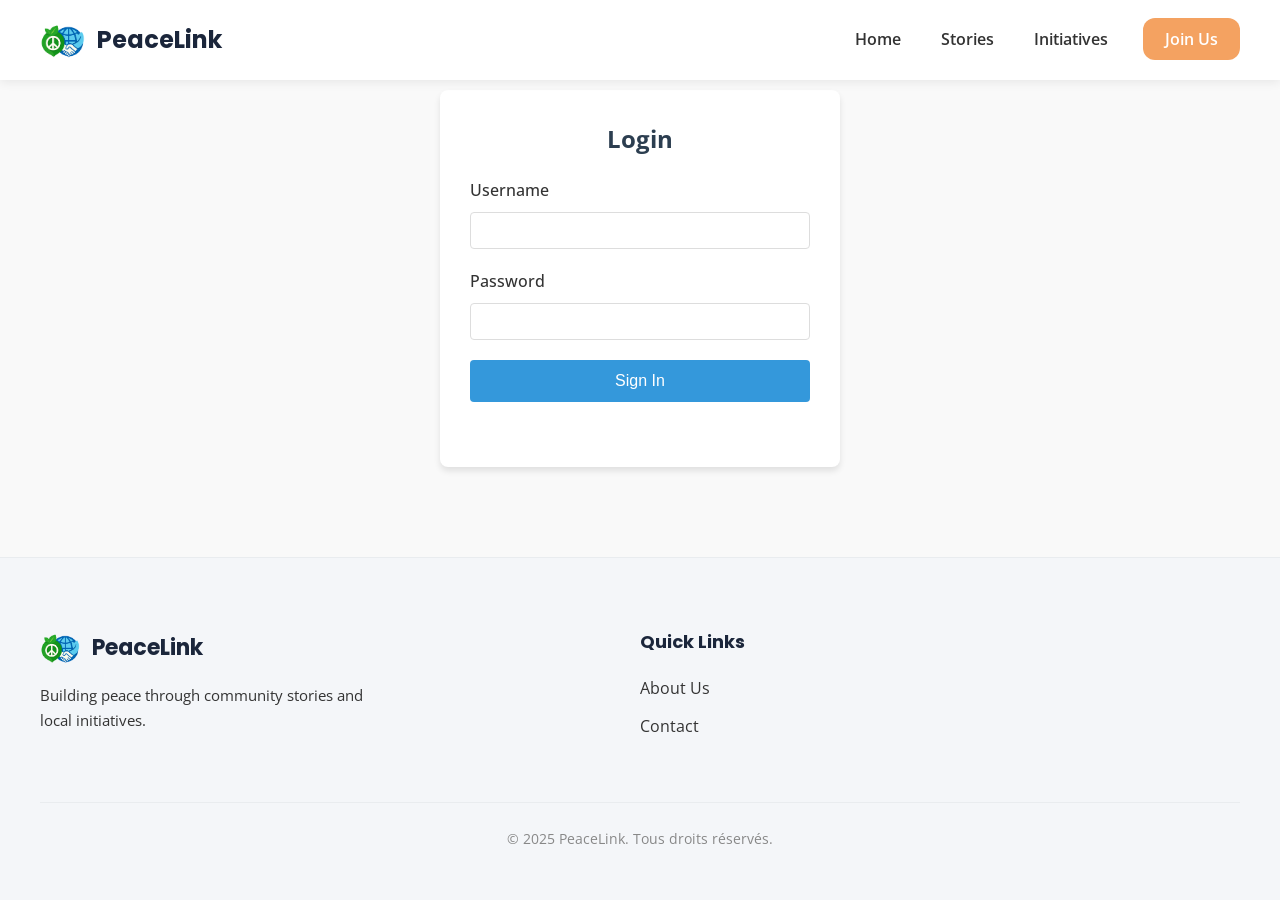
<file: NovaLinkPeace-main (2)/NovaLinkPeace-main/NovaInteractive/View/FrontOffice/feed.html>
<!DOCTYPE html>
<html lang="fr">

<head>
    <meta charset="UTF-8">
    <meta name="viewport" content="width=device-width, initial-scale=1.0">
    <title>Feed - PeaceLink</title>
    <link rel="stylesheet" href="style.css">
    <style>
        .feed-container {
            max-width: 800px;
            margin: 30px auto;
            padding: 20px;
        }

        .post {
            background: white;
            border-radius: 8px;
            padding: 20px;
            margin-bottom: 20px;
            box-shadow: 0 2px 4px rgba(0, 0, 0, 0.05);
        }

        .post-header {
            display: flex;
            justify-content: space-between;
            color: #666;
            font-size: 0.9em;
            margin-bottom: 10px;
        }

        .post-content {
            font-size: 1.1em;
            line-height: 1.6;
            margin-bottom: 15px;
        }

        .post-actions {
            border-top: 1px solid #eee;
            padding-top: 10px;
            text-align: right;
        }

        .report-btn {
            background: none;
            border: none;
            color: #e74c3c;
            cursor: pointer;
            font-size: 0.9em;
        }

        .report-btn:hover {
            text-decoration: underline;
        }

        .comments-section {
            margin-top: 15px;
            background: #f9f9f9;
            padding: 10px;
            border-radius: 4px;
        }

        .comment {
            border-bottom: 1px solid #eee;
            padding: 8px 0;
            font-size: 0.9em;
            display: flex;
            justify-content: space-between;
        }

        .comment:last-child {
            border-bottom: none;
        }

        /* Modal Styles */
        .modal {
            display: none;
            position: fixed;
            z-index: 1000;
            left: 0;
            top: 0;
            width: 100%;
            height: 100%;
            background-color: rgba(0, 0, 0, 0.5);
        }

        .modal-content {
            background-color: #fefefe;
            margin: 15% auto;
            padding: 20px;
            border: 1px solid #888;
            width: 90%;
            max-width: 500px;
            border-radius: 8px;
        }

        .close {
            color: #aaa;
            float: right;
            font-size: 28px;
            font-weight: bold;
            cursor: pointer;
        }

        .close:hover {
            color: black;
        }

        .modal input,
        .modal select,
        .modal textarea {
            width: 100%;
            padding: 8px;
            margin: 8px 0;
            border: 1px solid #ddd;
            border-radius: 4px;
        }

        .modal button {
            background-color: #e74c3c;
            color: white;
            padding: 10px 20px;
            border: none;
            border-radius: 4px;
            cursor: pointer;
            width: 100%;
        }
    </style>
</head>

<body>

    <!-- =========== Barre de Navigation Principale =========== -->
    <header class="main-navbar">
        <div class="navbar-container">
            <div class="navbar-brand">
                <a href="index.html">
                    <img src="mon-logo.png" alt="Logo PeaceLink" class="logo-img">
                    <span class="site-name">PeaceLink</span>
                </a>
            </div>
            <nav class="navbar-links">
                <ul>
                    <li><a href="index.html" class="nav-link">Home</a></li>
                    <li><a href="#" class="nav-link active">Feed</a></li>
                    <li><a href="my_reports.html" class="nav-link">My Reports</a></li>
                    <li><a href="#" class="nav-link" onclick="logout()">Logout</a></li>
                </ul>
            </nav>
        </div>
    </header>

    <!-- =========== Feed Content =========== -->
    <main style="background-color: #f4f6f8; min-height: 80vh;">
        <div class="feed-container" id="feedContainer">
            <!-- Posts will be loaded here -->
            <div style="text-align: center; color: #666;">Loading posts...</div>
        </div>
    </main>

    <!-- Report Modal -->
    <div id="reportModal" class="modal">
        <div class="modal-content">
            <span class="close">&times;</span>
            <h2>Report Content</h2>
            <form id="reportForm">
                <input type="hidden" id="reportTargetType" name="target_type">
                <input type="hidden" id="reportTargetId" name="target_id">

                <label for="category">Category:</label>
                <select id="category" name="category" required>
                    <option value="Sexual Harassment">Sexual Harassment</option>
                    <option value="Suicide">Suicide</option>
                    <option value="Ethnicity">Ethnicity</option>
                    <option value="Sexism">Sexism</option>
                    <option value="Fraud">Fraud</option>
                    <option value="Violence">Violence</option>
                    <option value="Spam">Spam</option>
                    <option value="Other">Other</option>
                </select>

                <label for="reason">Reason:</label>
                <textarea id="reason" name="reason" rows="4" required placeholder="Describe the issue..."></textarea>

                <button type="submit">Submit Report</button>
                <div id="reportMessage" style="margin-top: 10px; text-align: center;"></div>
            </form>
        </div>
    </div>

    <!-- =========== Pied de page (Footer) =========== -->
    <footer class="main-footer">
        <div class="footer-container">
            <div class="footer-column footer-about">
                <div class="footer-brand">
                    <img src="mon-logo.png" alt="PeaceLink Logo" class="footer-logo-img">
                    <span class="footer-site-name">PeaceLink</span>
                </div>
                <p class="footer-description">Building peace through community stories and local initiatives.</p>
            </div>
        </div>
        <div class="footer-bottom">
            <p>© 2025 PeaceLink. Tous droits réservés.</p>
        </div>
    </footer>

    <script>
        document.addEventListener('DOMContentLoaded', () => {
            const feedContainer = document.getElementById('feedContainer');
            const reportModal = document.getElementById('reportModal');
            const reportForm = document.getElementById('reportForm');
            const closeBtn = document.querySelector('.close');

            if (!localStorage.getItem('user_id')) {
                window.location.href = 'login.html';
            }

            loadFeed();

            async function loadFeed() {
                try {
                    const response = await fetch('../../Controller/feed.php');
                    const posts = await response.json();

                    feedContainer.innerHTML = '';
                    posts.forEach(post => {
                        const postEl = document.createElement('div');
                        postEl.className = 'post';
                        postEl.innerHTML = `
                            <div class="post-header">
                                <span>${post.author}</span>
                                <span>${new Date(post.created_at).toLocaleDateString()}</span>
                            </div>
                            <div class="post-content">${post.content}</div>
                            <div class="post-actions">
                                <button class="report-btn" onclick="openReportModal('post', ${post.id})">Report Post</button>
                            </div>
                            <div class="comments-section">
                                ${post.comments.map(comment => `
                                    <div class="comment">
                                        <span><b>${comment.author}:</b> ${comment.content}</span>
                                        <button class="report-btn" style="padding: 2px 5px; font-size: 10px;" onclick="openReportModal('comment', ${comment.id})">Report</button>
                                    </div>
                                `).join('')}
                            </div>
                        `;
                        feedContainer.appendChild(postEl);
                    });
                } catch (error) {
                    console.error('Error loading feed:', error);
                    feedContainer.innerHTML = '<div style="text-align: center; color: red;">Error loading posts.</div>';
                }
            }

            window.openReportModal = (type, id) => {
                document.getElementById('reportTargetType').value = type;
                document.getElementById('reportTargetId').value = id;
                reportModal.style.display = 'block';
            };

            closeBtn.onclick = () => {
                reportModal.style.display = 'none';
            };

            window.onclick = (event) => {
                if (event.target == reportModal) {
                    reportModal.style.display = 'none';
                }
            };

            reportForm.addEventListener('submit', async (e) => {
                e.preventDefault();
                const formData = new FormData(reportForm);
                const data = Object.fromEntries(formData.entries());
                data.author_id = localStorage.getItem('user_id');

                try {
                    const response = await fetch('../../Controller/submit.php', {
                        method: 'POST',
                        body: JSON.stringify(data)
                    });
                    const result = await response.json();
                    const msgDiv = document.getElementById('reportMessage');

                    if (response.ok) {
                        msgDiv.textContent = 'Report submitted successfully.';
                        msgDiv.style.color = 'green';
                        setTimeout(() => {
                            reportModal.style.display = 'none';
                            msgDiv.textContent = '';
                            reportForm.reset();
                        }, 1500);
                    } else {
                        msgDiv.textContent = result.message;
                        msgDiv.style.color = 'red';
                    }
                } catch (error) {
                    console.error('Error:', error);
                }
            });

            window.logout = () => {
                localStorage.clear();
                window.location.href = 'login.html';
            };
        });
    </script>
</body>

</html>
</file>
<file: styles.css>
:root {
  --bg: #ffffff;
  --ink: #111;
  --muted: #666;
  --accent: #e87e0c;      /* contour du système */
  --actor-blue: #2b7fff;  /* acteur Admin en bleu */
}

html, body {
  height: 100%;
  margin: 0;
  background: var(--bg);
  color: var(--ink);
  font-family: ui-sans-serif, system-ui, -apple-system, Segoe UI, Roboto, "Helvetica Neue", Arial, "Noto Sans", "Liberation Sans", sans-serif;
}

.stage {
  position: relative;
  width: 100%;
  height: 100%;
  overflow: auto;
  background: #fff;
}

/* Grande surface scrollable (comme le canevas d’origine) */
svg {
  min-width: 2000px;
  min-height: 2000px;
  display: block;
}

/* UML */
.system-boundary {
  fill: #fffaf6;
  stroke: var(--accent);
  stroke-width: 3;
}
.system-title {
  font-size: 14px;
  fill: var(--muted);
}

.usecase-ellipse {
  fill: #ffffff;
  stroke: #222;
  stroke-width: 2;
}
.usecase-text {
  font-size: 14px;
  fill: #111;
  dominant-baseline: middle;
  text-anchor: middle;
}

.assoc {
  stroke: #111;
  stroke-width: 2;
  fill: none;
}
.include,
.extend {
  stroke: #111;
  stroke-width: 2;
  stroke-dasharray: 6 6;
  fill: none;
}
.label {
  font-size: 12px;
  font-style: italic;
  fill: #111;
  dominant-baseline: middle;
  text-anchor: middle;
  user-select: none;
}
.inherit {
  stroke: #111;
  stroke-width: 2;
  fill: none;
}

/* Acteurs (stickman) */
.actor-stroke {
  stroke: #111;
  stroke-width: 2.5;
  fill: none;
}
.actor-name {
  font-size: 14px;
  text-anchor: middle;
  fill: #111;
}
.actor-blue .actor-stroke { stroke: var(--actor-blue); }
.actor-blue .actor-name   { fill: var(--actor-blue); }

/* léger relief */
.soft-shadow {
  filter: drop-shadow(0 2px 0 rgba(0,0,0,0.02)) drop-shadow(0 6px 12px rgba(0,0,0,0.08));
}
</file>
<file: Module4_Gestion_Offres/NovaLinkPeace/NovaInteractive/View/FrontOffice/style.css>
/* --- 1. Importations et Variables --- */
@import url('https://fonts.googleapis.com/css2?family=Open+Sans:wght@300;400;600&family=Poppins:wght@600;700&display=swap');

:root {
    --bleu-pastel: #5DADE2;
    --vert-doux: #7BD389;
    --orange-chaud: #F4A261;
    --blanc-pur: #FFFFFF;
    --gris-clair: #f4f6f9;
    --gris-moyen: #e9ecef;
    --gris-fonce: #333333;
    --bleu-nuit: #1B263B;
    --rouge-alerte: #E74C3C;
    --violet-admin: #8E44AD;
    --font-titre: 'Poppins', sans-serif;
    --font-texte: 'Open Sans', sans-serif;
    --sidebar-width: 260px;
    --sidebar-width-collapsed: 80px;
    --topbar-height: 70px;
    --border-radius: 12px;
    --card-shadow: 0 4px 15px rgba(0, 0, 0, 0.05);
    --transition-speed: 0.3s ease;
}

/* --- 2. Styles de base et Reset --- */
*, *::before, *::after { box-sizing: border-box; margin: 0; padding: 0; }
html { scroll-behavior: smooth; }
body { font-family: var(--font-texte); background-color: var(--gris-clair); color: var(--gris-fonce); font-size: 16px; line-height: 1.6; }
a { text-decoration: none; color: inherit; }

/* ... (toutes les sections 3 à 11 de votre CSS restent identiques) ... */

/* --- 3. Layout Principal --- */
.sidebar { position: fixed; top: 0; left: 0; width: var(--sidebar-width); height: 100%; background-color: var(--blanc-pur); display: flex; flex-direction: column; border-right: 1px solid var(--gris-moyen); transition: width var(--transition-speed); z-index: 1000; }
.main-content { margin-left: var(--sidebar-width); width: calc(100% - var(--sidebar-width)); transition: margin-left var(--transition-speed), width var(--transition-speed); }

/* --- 4. Barre latérale (Sidebar) --- */
.sidebar-header { padding: 0 20px; display: flex; align-items: center; border-bottom: 1px solid var(--gris-moyen); min-height: var(--topbar-height); }
.sidebar-header .logo { display: flex; align-items: center; justify-content: flex-start; }
.sidebar-header .logo img { max-height:50px; width: auto; transition: all var(--transition-speed); }
.sidebar-nav { flex-grow: 1; padding: 20px 10px; overflow-y: auto; }
.nav-item { display: flex; align-items: center; padding: 12px 20px; margin-bottom: 5px; border-radius: 8px; color: #555; font-weight: 600; cursor: pointer; transition: background-color var(--transition-speed), color var(--transition-speed); }
.nav-item i { width: 25px; margin-right: 15px; font-size: 18px; text-align: center; }
.nav-item:hover { background-color: var(--gris-clair); color: var(--bleu-pastel); }
.nav-item.active { background-color: var(--bleu-pastel); color: var(--blanc-pur); box-shadow: 0 4px 8px rgba(93, 173, 226, 0.3); }
.badge { margin-left: auto; font-size: 12px; font-weight: 700; padding: 3px 8px; border-radius: 12px; }
.badge.orange { background-color: var(--orange-chaud); color: white; }
.nav-item.active .badge { background-color: var(--blanc-pur); color: var(--bleu-pastel); }
.sidebar-footer { padding: 10px; border-top: 1px solid var(--gris-moyen); display: flex; align-items: center; justify-content: space-between; }
.user-profile { display: flex; align-items: center; flex-grow: 1; padding: 10px; margin-right: 10px; border-radius: 8px; cursor: pointer; transition: background-color var(--transition-speed); }
.user-profile:hover { background-color: var(--gris-clair); }
.user-avatar { font-size: 20px; margin-right: 10px; }
.user-info { display: flex; flex-direction: column; white-space: nowrap; overflow: hidden; }
.user-name { font-weight: 700; }
.user-role { font-size: 12px; color: #888; }
.logout-btn { background: none; border: none; font-size: 20px; cursor: pointer; color: #888; transition: color var(--transition-speed); flex-shrink: 0; padding: 10px; border-radius: 8px; }
.logout-btn:hover { color: var(--rouge-alerte); background-color: var(--gris-clair); }

/* --- 5. Barre Supérieure (Topbar) --- */
.topbar { height: var(--topbar-height); background-color: var(--blanc-pur); padding: 0 30px; display: flex; align-items: center; justify-content: space-between; border-bottom: 1px solid var(--gris-moyen); }
.topbar-left { display: flex; align-items: center; }
.menu-toggle { background: none; border: none; font-size: 22px; cursor: pointer; margin-right: 20px; color: var(--gris-fonce); }
.topbar-right { display: flex; align-items: center; gap: 15px; }
.icon-btn { background: none; border: none; font-size: 20px; cursor: pointer; position: relative; color: #555; }
.notification-dot { position: absolute; top: -2px; right: -2px; width: 8px; height: 8px; background-color: var(--rouge-alerte); border-radius: 50%; border: 1px solid var(--blanc-pur); }

/* --- 6. Contenu Principal et Boutons --- */
.content-wrapper { padding: 30px; }
.page-header { display: flex; flex-wrap: wrap; justify-content: space-between; align-items: center; gap: 15px; margin-bottom: 30px; }
.page-header h1 { font-family: var(--font-titre); font-size: 28px; color: var(--bleu-nuit); }
.page-subtitle { color: #888; }
.btn, .btn-primary { padding: 10px 20px; border-radius: 8px; border: 1px solid transparent; cursor: pointer; font-weight: 600; font-size: 14px; display: inline-flex; align-items: center; gap: 8px; transition: all 0.2s; }
.btn-primary { background-color: var(--bleu-pastel); color: var(--blanc-pur); }
.btn-primary:hover { transform: translateY(-2px); box-shadow: 0 4px 10px rgba(93, 173, 226, 0.4); }
.btn-secondary { background-color: var(--gris-moyen); color: var(--gris-fonce); }
.btn-secondary:hover { background-color: #d1d5db; }
.btn-success { background-color: var(--vert-doux); color: var(--blanc-pur); }
.btn-success:hover { background-color: #68c37a; }
.btn-danger { background-color: var(--rouge-alerte); color: var(--blanc-pur); }
.btn-danger:hover { background-color: #e23c28; }

/* --- 7. Cartes et Grilles (Tableau de bord) --- */
.stats-grid, .charts-grid { display: grid; gap: 25px; margin-bottom: 25px; }
.stats-grid { grid-template-columns: repeat(auto-fit, minmax(220px, 1fr)); }
.charts-grid { grid-template-columns: repeat(auto-fit, minmax(300px, 1fr)); }
.stat-card, .chart-card, .table-card, .profile-card { background-color: var(--blanc-pur); padding: 25px; border-radius: var(--border-radius); box-shadow: var(--card-shadow); }
.stat-card { display: flex; align-items: center; }
.stat-icon { width: 60px; height: 60px; border-radius: 50%; display: flex; align-items: center; justify-content: center; font-size: 24px; color: var(--blanc-pur); margin-right: 20px; flex-shrink: 0; }
.stat-icon.blue { background-color: var(--bleu-pastel); }
.stat-icon.green { background-color: var(--vert-doux); }
.stat-icon.orange { background-color: var(--orange-chaud); }
.stat-icon.red { background-color: var(--rouge-alerte); }
.stat-label { font-size: 14px; color: #888; }
.stat-value { font-family: var(--font-titre); font-size: 26px; margin: 5px 0; }
.chart-header { margin-bottom: 20px; }
.chart-header h3 { font-family: var(--font-titre); }
.chart-body { height: 300px; position: relative; }

/* --- 8. Page Histoires --- */
.stories-grid { display: grid; grid-template-columns: repeat(auto-fit, minmax(350px, 1fr)); gap: 25px; }
.story-card { background-color: var(--blanc-pur); border-radius: var(--border-radius); box-shadow: var(--card-shadow); padding: 25px; display: flex; flex-direction: column; transition: transform 0.3s ease, opacity 0.3s ease; }
.story-header { display: flex; justify-content: space-between; font-size: 14px; color: #888; margin-bottom: 15px; border-bottom: 1px solid var(--gris-moyen); padding-bottom: 10px; }
.story-content h3 { font-family: var(--font-titre); margin-bottom: 10px; color: var(--bleu-nuit); }
.story-content p { font-size: 15px; line-height: 1.6; margin-bottom: 20px; }
.story-report-details { background-color: rgba(231, 76, 60, 0.05); border: 1px solid rgba(231, 76, 60, 0.2); border-radius: 8px; padding: 15px; margin-top: auto; margin-bottom: 20px; }
.story-report-details p { margin: 0 0 5px 0; font-size: 14px; color: #555; }
.story-report-details i { margin-right: 8px; color: var(--rouge-alerte); }
.story-actions { display: flex; gap: 10px; justify-content: flex-end; }
.story-card.is-hidden { opacity: 0; transform: scale(0.95); }

/* --- 9. Page Utilisateurs (Tableau) --- */
.table-wrapper { overflow-x: auto; }
.data-table { width: 100%; border-collapse: collapse; }
.data-table th, .data-table td { padding: 15px; text-align: left; border-bottom: 1px solid var(--gris-moyen); vertical-align: middle; }
.data-table th { font-family: var(--font-titre); font-size: 14px; color: #888; text-transform: uppercase; white-space: nowrap; }
.user-cell { display: flex; align-items: center; gap: 10px; font-weight: 600; }
.user-cell-avatar { width: 35px; height: 35px; border-radius: 50%; background-color: var(--bleu-pastel); color: var(--blanc-pur); display: flex; align-items: center; justify-content: center; font-weight: 700; flex-shrink: 0; }
.status-badge, .role-badge { padding: 4px 12px; border-radius: 20px; font-weight: 600; font-size: 12px; }
.status-badge.active { background-color: rgba(123, 211, 137, 0.2); color: var(--vert-doux); }
.status-badge.inactive { background-color: rgba(150, 150, 150, 0.2); color: #888; }
.role-badge.admin { background-color: rgba(142, 68, 173, 0.2); color: var(--violet-admin); }
.role-badge.expert { background-color: rgba(93, 173, 226, 0.2); color: var(--bleu-pastel); }
.role-badge.user { background-color: rgba(150, 150, 150, 0.2); color: #555; }
.actions-cell { display: flex; gap: 10px; }
.action-btn { font-size: 18px; cursor: pointer; color: #888; background: none; border: none; transition: transform 0.2s, color 0.2s; }
.action-btn:hover { transform: scale(1.2); color: var(--bleu-nuit); }
.action-btn.danger:hover { color: var(--rouge-alerte); }
.action-btn.success:hover { color: var(--vert-doux); }

/* --- 10. Page Paramètres (Profil) --- */
.profile-card { max-width: 900px; margin: 0 auto; }
.profile-grid { display: grid; grid-template-columns: 1fr; gap: 30px; }
@media (min-width: 768px) { .profile-grid { grid-template-columns: 200px 1fr; gap: 40px; } }
.profile-avatar-wrapper { display: flex; justify-content: center; align-items: flex-start; }
.profile-avatar { width: 150px; height: 150px; border-radius: 50%; background-color: var(--gris-moyen); color: var(--blanc-pur); display: flex; align-items: center; justify-content: center; font-size: 60px; position: relative; cursor: pointer; overflow: hidden; }
.profile-avatar img { width: 100%; height: 100%; object-fit: cover; }
.profile-avatar .profile-avatar-overlay { position: absolute; bottom: 0; left: 0; right: 0; height: 100%; background-color: rgba(0, 0, 0, 0.5); color: var(--blanc-pur); display: flex; flex-direction: column; align-items: center; justify-content: center; opacity: 0; transition: opacity 0.3s ease; }
.profile-avatar:hover .profile-avatar-overlay { opacity: 1; }
.profile-fields .form-group { margin-bottom: 20px; }
.profile-fields label { display: block; font-weight: 600; margin-bottom: 8px; }
.profile-fields input[type="text"], .profile-fields input[type="email"], .profile-fields input[type="password"] { width: 100%; padding: 12px 15px; border: 1px solid var(--gris-moyen); border-radius: 8px; font-size: 16px; transition: border-color 0.3s; }
.profile-fields input:focus { outline: none; border-color: var(--bleu-pastel); }
.profile-fields input[readonly] { background-color: var(--gris-clair); cursor: not-allowed; }
.form-subtitle { font-family: var(--font-titre); margin-top: 30px; margin-bottom: 20px; border-top: 1px solid var(--gris-moyen); padding-top: 20px; }
.form-actions { margin-top: 30px; text-align: right; }

/* --- 11. Gestion des pages et Responsive --- */
.sidebar.collapsed { width: var(--sidebar-width-collapsed); }
.sidebar.collapsed .sidebar-header .logo { justify-content: center; }
.sidebar.collapsed .sidebar-header .logo img { max-height: 35px; }
.sidebar.collapsed .sidebar-nav span, .sidebar.collapsed .user-info, .sidebar.collapsed .badge { display: none; }
.sidebar.collapsed .nav-item { justify-content: center; }
.sidebar.collapsed .user-profile:hover { background-color: transparent; }
#content-container { position: relative; }
.page-content { display: none; animation: fadeIn 0.4s ease-in-out; }
.page-content.active { display: block; }
@keyframes fadeIn { from { opacity: 0; transform: translateY(15px); } to { opacity: 1; transform: translateY(0); } }

@media (max-width: 992px) {
    .sidebar { transform: translateX(-100%); width: var(--sidebar-width); }
    .sidebar.collapsed { transform: translateX(0); }
    .main-content { margin-left: 0; width: 100%; }
}
@media (max-width: 768px) {
    .content-wrapper { padding: 15px; }
    .page-header { flex-direction: column; align-items: flex-start; }
}

/* --- 12. Styles Front Office --- (MODIFIÉ) --- */
/* -- Barre de Navigation -- */
.main-navbar {
    width: 100%;
    height: 80px; 
    background-color: var(--blanc-pur);
    box-shadow: 0 2px 10px rgba(0, 0, 0, 0.08);
    display: flex;
    justify-content: center;
    align-items: center;
    padding: 0 40px;
    position: fixed;
    top: 0;
    left: 0;
    z-index: 1001; /* Au-dessus de tout le reste */
}

.navbar-container {
    width: 100%;
    max-width: 1200px;
    display: flex;
    justify-content: space-between;
    align-items: center;
}

.navbar-brand a {
    display: flex;
    align-items: center;
    gap: 12px;
}

.logo-img { height: 45px; }

.site-name {
    font-family: var(--font-titre);
    font-size: 24px;
    font-weight: 700;
    color: var(--bleu-nuit);
}

.navbar-links ul {
    list-style: none;
    display: flex;
    align-items: center;
    gap: 30px;
}

.nav-link {
    font-family: var(--font-texte);
    font-weight: 600;
    font-size: 16px;
    color: var(--gris-fonce);
    padding: 10px 5px;
    position: relative;
    transition: color var(--transition-speed);
}

.nav-link::after {
    content: '';
    position: absolute;
    bottom: 0;
    left: 0;
    width: 0;
    height: 2px;
    background-color: var(--bleu-pastel);
    transition: width var(--transition-speed);
}

.nav-link:hover, .nav-link.active { color: var(--bleu-pastel); }
.nav-link:hover::after, .nav-link.active::after { width: 100%; }

.btn-join-us {
    background-color: var(--orange-chaud);
    color: var(--blanc-pur);
    padding: 10px 22px;
    border-radius: var(--border-radius);
    transition: all var(--transition-speed);
}

.btn-join-us:hover {
    color: var(--blanc-pur);
    transform: translateY(-2px);
    box-shadow: 0 4px 10px rgba(244, 162, 97, 0.4);
}
.btn-join-us::after { display: none; }

/* -- Section Héros -- */
.hero-section {
    display: flex;
    flex-direction: column;
    align-items: center;
    justify-content: center;
    text-align: center;
    min-height: 100vh;
    padding: 80px 20px 20px 20px; /* Espace pour la navbar fixe */
    background: linear-gradient(105deg, rgba(93, 173, 226, 0.8), rgba(123, 211, 137, 0.8)); /* Dégradé avec les couleurs de la charte */
    color: var(--blanc-pur);
}

.hero-content h1 {
    font-family: var(--font-titre);
    font-size: 4rem; /* 64px */
    font-weight: 700;
    text-shadow: 0 2px 4px rgba(0,0,0,0.1);
    margin-bottom: 1rem;
}

.hero-content p {
    font-size: 1.25rem; /* 20px */
    font-weight: 300;
    max-width: 650px;
    margin-bottom: 2.5rem;
    line-height: 1.7;
}

.hero-buttons {
    display: flex;
    justify-content: center;
    gap: 1rem;
}

.btn-hero-primary, .btn-hero-secondary {
    padding: 12px 30px;
    font-family: var(--font-titre);
    font-weight: 600;
    font-size: 1rem;
    border-radius: var(--border-radius);
    transition: all var(--transition-speed);
}

.btn-hero-primary {
    background-color: var(--blanc-pur);
    color: var(--bleu-nuit);
    box-shadow: var(--card-shadow);
}
.btn-hero-primary:hover {
    transform: translateY(-3px);
    box-shadow: 0 6px 20px rgba(0,0,0,0.1);
}

.btn-hero-secondary {
    background-color: transparent;
    color: var(--blanc-pur);
    border: 2px solid var(--blanc-pur);
}
.btn-hero-secondary:hover {
    background-color: var(--blanc-pur);
    color: var(--bleu-nuit);
}

/* -- Pied de page (Footer) -- */
.main-footer {
    background-color: var(--gris-clair);
    padding: 60px 40px 0 40px; /* Ajout du padding, mais pas en bas */
    border-top: 1px solid var(--gris-moyen);
    color: var(--gris-fonce);
}

.footer-container {
    max-width: 1200px;
    margin: 0 auto;
    display: grid;
    grid-template-columns: 2fr 1fr 1fr; /* La première colonne est plus large */
    gap: 40px;
}

.footer-column {
    padding: 10px 0;
}

/* Colonne 1: "About" */
.footer-brand {
    display: flex;
    align-items: center;
    gap: 12px;
    margin-bottom: 15px;
}

.footer-logo-img {
    height: 40px;
    width: 40px;
}

.footer-site-name {
    font-family: var(--font-titre);
    font-size: 22px;
    font-weight: 700;
    color: var(--bleu-nuit);
}

.footer-description {
    font-size: 15px;
    line-height: 1.7;
    max-width: 350px; /* Empêche le texte de devenir trop large */
}

/* Colonnes 2 et 3 */
.footer-column h4 {
    font-family: var(--font-titre);
    font-size: 18px;
    color: var(--bleu-nuit);
    margin-bottom: 20px;
}

.footer-links ul {
    list-style: none;
    padding: 0;
    margin: 0;
}

.footer-links li {
    margin-bottom: 12px;
}

.footer-links a {
    color: var(--gris-fonce);
    transition: color var(--transition-speed);
}

.footer-links a:hover {
    color: var(--bleu-pastel);
}

/* Icônes sociales */
.social-icons {
    display: flex;
    gap: 15px;
}

.social-icons a {
    display: flex;
    align-items: center;
    justify-content: center;
    width: 40px;
    height: 40px;
    border-radius: 50%;
    background-color: var(--gris-clair);
    color: var(--bleu-pastel);
    transition: all var(--transition-speed);
}

.social-icons a:hover {
    background-color: var(--bleu-pastel);
    color: var(--blanc-pur);
    transform: translateY(-3px);
}

/* Ligne de copyright */
.footer-bottom {
    max-width: 1200px;
    margin: 40px auto 0 auto;
    padding: 25px 0;
    border-top: 1px solid var(--gris-moyen);
    text-align: center;
    font-size: 14px;
    color: #888;
}

/* Responsive pour le footer */
@media (max-width: 768px) {
    .footer-container {
        grid-template-columns: 1fr; /* Une seule colonne sur mobile */
        text-align: center;
    }
    
    .footer-brand {
        justify-content: center;
    }
    
    .footer-description {
        margin: 0 auto; /* Centrer le texte */
    }

    .social-icons {
        justify-content: center;
    }
}
/* --- 13. Section Mission (NOUVEAU) --- */
.mission-section {
    padding: 80px 40px;
    background-color: var(--blanc-pur);
    text-align: center;
}

.mission-container {
    max-width: 1200px;
    margin: 0 auto;
}

.mission-section h2 {
    font-family: var(--font-titre);
    font-size: 2.5rem; /* 40px */
    color: var(--bleu-nuit);
    margin-bottom: 50px;
}

.mission-grid {
    display: grid;
    grid-template-columns: repeat(auto-fit, minmax(280px, 1fr));
    gap: 30px;
    text-align: center;
}

.mission-card {
    background-color: var(--blanc-pur);
    padding: 40px 30px;
    border-radius: var(--border-radius);
    box-shadow: 0 5px 25px rgba(0, 0, 0, 0.07);
    transition: transform 0.3s ease, box-shadow 0.3s ease;
}

.mission-card:hover {
    transform: translateY(-8px);
    box-shadow: 0 12px 35px rgba(0, 0, 0, 0.09);
}

.mission-icon {
    width: 64px;
    height: 64px;
    border-radius: 50%;
    margin: 0 auto 25px auto;
    display: flex;
    align-items: center;
    justify-content: center;
}

/* Couleurs des icônes */
.mission-icon.icon-blue {
    background-color: rgba(93, 173, 226, 0.1);
    color: var(--bleu-pastel);
}
.mission-icon.icon-green {
    background-color: rgba(123, 211, 137, 0.15);
    color: var(--vert-doux);
}
.mission-icon.icon-orange {
    background-color: rgba(244, 162, 97, 0.15);
    color: var(--orange-chaud);
}


.mission-card h3 {
    font-family: var(--font-titre);
    font-size: 1.3rem; /* 21px */
    color: var(--bleu-nuit);
    margin-bottom: 15px;
}

.mission-card p {
    font-size: 1rem;
    line-height: 1.7;
    color: #555;
}
</file>
<file: NovaLinkPeace-main (2)/NovaLinkPeace-main/NovaInteractive/View/FrontOffice/style.css>
/* --- 1. Importations et Variables --- */
@import url('https://fonts.googleapis.com/css2?family=Open+Sans:wght@300;400;600&family=Poppins:wght@600;700&display=swap');

:root {
    --bleu-pastel: #5DADE2;
    --vert-doux: #7BD389;
    --orange-chaud: #F4A261;
    --blanc-pur: #FFFFFF;
    --gris-clair: #f4f6f9;
    --gris-moyen: #e9ecef;
    --gris-fonce: #333333;
    --bleu-nuit: #1B263B;
    --rouge-alerte: #E74C3C;
    --violet-admin: #8E44AD;
    --font-titre: 'Poppins', sans-serif;
    --font-texte: 'Open Sans', sans-serif;
    --sidebar-width: 260px;
    --sidebar-width-collapsed: 80px;
    --topbar-height: 70px;
    --border-radius: 12px;
    --card-shadow: 0 4px 15px rgba(0, 0, 0, 0.05);
    --transition-speed: 0.3s ease;
}

/* --- 2. Styles de base et Reset --- */
*, *::before, *::after { box-sizing: border-box; margin: 0; padding: 0; }
html { scroll-behavior: smooth; }
body { font-family: var(--font-texte); background-color: var(--gris-clair); color: var(--gris-fonce); font-size: 16px; line-height: 1.6; }
a { text-decoration: none; color: inherit; }

/* ... (toutes les sections 3 à 11 de votre CSS restent identiques) ... */

/* --- 3. Layout Principal --- */
.sidebar { position: fixed; top: 0; left: 0; width: var(--sidebar-width); height: 100%; background-color: var(--blanc-pur); display: flex; flex-direction: column; border-right: 1px solid var(--gris-moyen); transition: width var(--transition-speed); z-index: 1000; }
.main-content { margin-left: var(--sidebar-width); width: calc(100% - var(--sidebar-width)); transition: margin-left var(--transition-speed), width var(--transition-speed); }

/* --- 4. Barre latérale (Sidebar) --- */
.sidebar-header { padding: 0 20px; display: flex; align-items: center; border-bottom: 1px solid var(--gris-moyen); min-height: var(--topbar-height); }
.sidebar-header .logo { display: flex; align-items: center; justify-content: flex-start; }
.sidebar-header .logo img { max-height:50px; width: auto; transition: all var(--transition-speed); }
.sidebar-nav { flex-grow: 1; padding: 20px 10px; overflow-y: auto; }
.nav-item { display: flex; align-items: center; padding: 12px 20px; margin-bottom: 5px; border-radius: 8px; color: #555; font-weight: 600; cursor: pointer; transition: background-color var(--transition-speed), color var(--transition-speed); }
.nav-item i { width: 25px; margin-right: 15px; font-size: 18px; text-align: center; }
.nav-item:hover { background-color: var(--gris-clair); color: var(--bleu-pastel); }
.nav-item.active { background-color: var(--bleu-pastel); color: var(--blanc-pur); box-shadow: 0 4px 8px rgba(93, 173, 226, 0.3); }
.badge { margin-left: auto; font-size: 12px; font-weight: 700; padding: 3px 8px; border-radius: 12px; }
.badge.orange { background-color: var(--orange-chaud); color: white; }
.nav-item.active .badge { background-color: var(--blanc-pur); color: var(--bleu-pastel); }
.sidebar-footer { padding: 10px; border-top: 1px solid var(--gris-moyen); display: flex; align-items: center; justify-content: space-between; }
.user-profile { display: flex; align-items: center; flex-grow: 1; padding: 10px; margin-right: 10px; border-radius: 8px; cursor: pointer; transition: background-color var(--transition-speed); }
.user-profile:hover { background-color: var(--gris-clair); }
.user-avatar { font-size: 20px; margin-right: 10px; }
.user-info { display: flex; flex-direction: column; white-space: nowrap; overflow: hidden; }
.user-name { font-weight: 700; }
.user-role { font-size: 12px; color: #888; }
.logout-btn { background: none; border: none; font-size: 20px; cursor: pointer; color: #888; transition: color var(--transition-speed); flex-shrink: 0; padding: 10px; border-radius: 8px; }
.logout-btn:hover { color: var(--rouge-alerte); background-color: var(--gris-clair); }

/* --- 5. Barre Supérieure (Topbar) --- */
.topbar { height: var(--topbar-height); background-color: var(--blanc-pur); padding: 0 30px; display: flex; align-items: center; justify-content: space-between; border-bottom: 1px solid var(--gris-moyen); }
.topbar-left { display: flex; align-items: center; }
.menu-toggle { background: none; border: none; font-size: 22px; cursor: pointer; margin-right: 20px; color: var(--gris-fonce); }
.topbar-right { display: flex; align-items: center; gap: 15px; }
.icon-btn { background: none; border: none; font-size: 20px; cursor: pointer; position: relative; color: #555; }
.notification-dot { position: absolute; top: -2px; right: -2px; width: 8px; height: 8px; background-color: var(--rouge-alerte); border-radius: 50%; border: 1px solid var(--blanc-pur); }

/* --- 6. Contenu Principal et Boutons --- */
.content-wrapper { padding: 30px; }
.page-header { display: flex; flex-wrap: wrap; justify-content: space-between; align-items: center; gap: 15px; margin-bottom: 30px; }
.page-header h1 { font-family: var(--font-titre); font-size: 28px; color: var(--bleu-nuit); }
.page-subtitle { color: #888; }
.btn, .btn-primary { padding: 10px 20px; border-radius: 8px; border: 1px solid transparent; cursor: pointer; font-weight: 600; font-size: 14px; display: inline-flex; align-items: center; gap: 8px; transition: all 0.2s; }
.btn-primary { background-color: var(--bleu-pastel); color: var(--blanc-pur); }
.btn-primary:hover { transform: translateY(-2px); box-shadow: 0 4px 10px rgba(93, 173, 226, 0.4); }
.btn-secondary { background-color: var(--gris-moyen); color: var(--gris-fonce); }
.btn-secondary:hover { background-color: #d1d5db; }
.btn-success { background-color: var(--vert-doux); color: var(--blanc-pur); }
.btn-success:hover { background-color: #68c37a; }
.btn-danger { background-color: var(--rouge-alerte); color: var(--blanc-pur); }
.btn-danger:hover { background-color: #e23c28; }

/* --- 7. Cartes et Grilles (Tableau de bord) --- */
.stats-grid, .charts-grid { display: grid; gap: 25px; margin-bottom: 25px; }
.stats-grid { grid-template-columns: repeat(auto-fit, minmax(220px, 1fr)); }
.charts-grid { grid-template-columns: repeat(auto-fit, minmax(300px, 1fr)); }
.stat-card, .chart-card, .table-card, .profile-card { background-color: var(--blanc-pur); padding: 25px; border-radius: var(--border-radius); box-shadow: var(--card-shadow); }
.stat-card { display: flex; align-items: center; }
.stat-icon { width: 60px; height: 60px; border-radius: 50%; display: flex; align-items: center; justify-content: center; font-size: 24px; color: var(--blanc-pur); margin-right: 20px; flex-shrink: 0; }
.stat-icon.blue { background-color: var(--bleu-pastel); }
.stat-icon.green { background-color: var(--vert-doux); }
.stat-icon.orange { background-color: var(--orange-chaud); }
.stat-icon.red { background-color: var(--rouge-alerte); }
.stat-label { font-size: 14px; color: #888; }
.stat-value { font-family: var(--font-titre); font-size: 26px; margin: 5px 0; }
.chart-header { margin-bottom: 20px; }
.chart-header h3 { font-family: var(--font-titre); }
.chart-body { height: 300px; position: relative; }

/* --- 8. Page Histoires --- */
.stories-grid { display: grid; grid-template-columns: repeat(auto-fit, minmax(350px, 1fr)); gap: 25px; }
.story-card { background-color: var(--blanc-pur); border-radius: var(--border-radius); box-shadow: var(--card-shadow); padding: 25px; display: flex; flex-direction: column; transition: transform 0.3s ease, opacity 0.3s ease; }
.story-header { display: flex; justify-content: space-between; font-size: 14px; color: #888; margin-bottom: 15px; border-bottom: 1px solid var(--gris-moyen); padding-bottom: 10px; }
.story-content h3 { font-family: var(--font-titre); margin-bottom: 10px; color: var(--bleu-nuit); }
.story-content p { font-size: 15px; line-height: 1.6; margin-bottom: 20px; }
.story-report-details { background-color: rgba(231, 76, 60, 0.05); border: 1px solid rgba(231, 76, 60, 0.2); border-radius: 8px; padding: 15px; margin-top: auto; margin-bottom: 20px; }
.story-report-details p { margin: 0 0 5px 0; font-size: 14px; color: #555; }
.story-report-details i { margin-right: 8px; color: var(--rouge-alerte); }
.story-actions { display: flex; gap: 10px; justify-content: flex-end; }
.story-card.is-hidden { opacity: 0; transform: scale(0.95); }

/* --- 9. Page Utilisateurs (Tableau) --- */
.table-wrapper { overflow-x: auto; }
.data-table { width: 100%; border-collapse: collapse; }
.data-table th, .data-table td { padding: 15px; text-align: left; border-bottom: 1px solid var(--gris-moyen); vertical-align: middle; }
.data-table th { font-family: var(--font-titre); font-size: 14px; color: #888; text-transform: uppercase; white-space: nowrap; }
.user-cell { display: flex; align-items: center; gap: 10px; font-weight: 600; }
.user-cell-avatar { width: 35px; height: 35px; border-radius: 50%; background-color: var(--bleu-pastel); color: var(--blanc-pur); display: flex; align-items: center; justify-content: center; font-weight: 700; flex-shrink: 0; }
.status-badge, .role-badge { padding: 4px 12px; border-radius: 20px; font-weight: 600; font-size: 12px; }
.status-badge.active { background-color: rgba(123, 211, 137, 0.2); color: var(--vert-doux); }
.status-badge.inactive { background-color: rgba(150, 150, 150, 0.2); color: #888; }
.role-badge.admin { background-color: rgba(142, 68, 173, 0.2); color: var(--violet-admin); }
.role-badge.expert { background-color: rgba(93, 173, 226, 0.2); color: var(--bleu-pastel); }
.role-badge.user { background-color: rgba(150, 150, 150, 0.2); color: #555; }
.actions-cell { display: flex; gap: 10px; }
.action-btn { font-size: 18px; cursor: pointer; color: #888; background: none; border: none; transition: transform 0.2s, color 0.2s; }
.action-btn:hover { transform: scale(1.2); color: var(--bleu-nuit); }
.action-btn.danger:hover { color: var(--rouge-alerte); }
.action-btn.success:hover { color: var(--vert-doux); }

/* --- 10. Page Paramètres (Profil) --- */
.profile-card { max-width: 900px; margin: 0 auto; }
.profile-grid { display: grid; grid-template-columns: 1fr; gap: 30px; }
@media (min-width: 768px) { .profile-grid { grid-template-columns: 200px 1fr; gap: 40px; } }
.profile-avatar-wrapper { display: flex; justify-content: center; align-items: flex-start; }
.profile-avatar { width: 150px; height: 150px; border-radius: 50%; background-color: var(--gris-moyen); color: var(--blanc-pur); display: flex; align-items: center; justify-content: center; font-size: 60px; position: relative; cursor: pointer; overflow: hidden; }
.profile-avatar img { width: 100%; height: 100%; object-fit: cover; }
.profile-avatar .profile-avatar-overlay { position: absolute; bottom: 0; left: 0; right: 0; height: 100%; background-color: rgba(0, 0, 0, 0.5); color: var(--blanc-pur); display: flex; flex-direction: column; align-items: center; justify-content: center; opacity: 0; transition: opacity 0.3s ease; }
.profile-avatar:hover .profile-avatar-overlay { opacity: 1; }
.profile-fields .form-group { margin-bottom: 20px; }
.profile-fields label { display: block; font-weight: 600; margin-bottom: 8px; }
.profile-fields input[type="text"], .profile-fields input[type="email"], .profile-fields input[type="password"] { width: 100%; padding: 12px 15px; border: 1px solid var(--gris-moyen); border-radius: 8px; font-size: 16px; transition: border-color 0.3s; }
.profile-fields input:focus { outline: none; border-color: var(--bleu-pastel); }
.profile-fields input[readonly] { background-color: var(--gris-clair); cursor: not-allowed; }
.form-subtitle { font-family: var(--font-titre); margin-top: 30px; margin-bottom: 20px; border-top: 1px solid var(--gris-moyen); padding-top: 20px; }
.form-actions { margin-top: 30px; text-align: right; }

/* --- 11. Gestion des pages et Responsive --- */
.sidebar.collapsed { width: var(--sidebar-width-collapsed); }
.sidebar.collapsed .sidebar-header .logo { justify-content: center; }
.sidebar.collapsed .sidebar-header .logo img { max-height: 35px; }
.sidebar.collapsed .sidebar-nav span, .sidebar.collapsed .user-info, .sidebar.collapsed .badge { display: none; }
.sidebar.collapsed .nav-item { justify-content: center; }
.sidebar.collapsed .user-profile:hover { background-color: transparent; }
#content-container { position: relative; }
.page-content { display: none; animation: fadeIn 0.4s ease-in-out; }
.page-content.active { display: block; }
@keyframes fadeIn { from { opacity: 0; transform: translateY(15px); } to { opacity: 1; transform: translateY(0); } }

@media (max-width: 992px) {
    .sidebar { transform: translateX(-100%); width: var(--sidebar-width); }
    .sidebar.collapsed { transform: translateX(0); }
    .main-content { margin-left: 0; width: 100%; }
}
@media (max-width: 768px) {
    .content-wrapper { padding: 15px; }
    .page-header { flex-direction: column; align-items: flex-start; }
}

/* --- 12. Styles Front Office --- (MODIFIÉ) --- */
/* -- Barre de Navigation -- */
.main-navbar {
    width: 100%;
    height: 80px; 
    background-color: var(--blanc-pur);
    box-shadow: 0 2px 10px rgba(0, 0, 0, 0.08);
    display: flex;
    justify-content: center;
    align-items: center;
    padding: 0 40px;
    position: fixed;
    top: 0;
    left: 0;
    z-index: 1001; /* Au-dessus de tout le reste */
}

.navbar-container {
    width: 100%;
    max-width: 1200px;
    display: flex;
    justify-content: space-between;
    align-items: center;
}

.navbar-brand a {
    display: flex;
    align-items: center;
    gap: 12px;
}

.logo-img { height: 45px; }

.site-name {
    font-family: var(--font-titre);
    font-size: 24px;
    font-weight: 700;
    color: var(--bleu-nuit);
}

.navbar-links ul {
    list-style: none;
    display: flex;
    align-items: center;
    gap: 30px;
}

.nav-link {
    font-family: var(--font-texte);
    font-weight: 600;
    font-size: 16px;
    color: var(--gris-fonce);
    padding: 10px 5px;
    position: relative;
    transition: color var(--transition-speed);
}

.nav-link::after {
    content: '';
    position: absolute;
    bottom: 0;
    left: 0;
    width: 0;
    height: 2px;
    background-color: var(--bleu-pastel);
    transition: width var(--transition-speed);
}

.nav-link:hover, .nav-link.active { color: var(--bleu-pastel); }
.nav-link:hover::after, .nav-link.active::after { width: 100%; }

.btn-join-us {
    background-color: var(--orange-chaud);
    color: var(--blanc-pur);
    padding: 10px 22px;
    border-radius: var(--border-radius);
    transition: all var(--transition-speed);
}

.btn-join-us:hover {
    color: var(--blanc-pur);
    transform: translateY(-2px);
    box-shadow: 0 4px 10px rgba(244, 162, 97, 0.4);
}
.btn-join-us::after { display: none; }

/* -- Section Héros -- */
.hero-section {
    display: flex;
    flex-direction: column;
    align-items: center;
    justify-content: center;
    text-align: center;
    min-height: 100vh;
    padding: 80px 20px 20px 20px; /* Espace pour la navbar fixe */
    background: linear-gradient(105deg, rgba(93, 173, 226, 0.8), rgba(123, 211, 137, 0.8)); /* Dégradé avec les couleurs de la charte */
    color: var(--blanc-pur);
}

.hero-content h1 {
    font-family: var(--font-titre);
    font-size: 4rem; /* 64px */
    font-weight: 700;
    text-shadow: 0 2px 4px rgba(0,0,0,0.1);
    margin-bottom: 1rem;
}

.hero-content p {
    font-size: 1.25rem; /* 20px */
    font-weight: 300;
    max-width: 650px;
    margin-bottom: 2.5rem;
    line-height: 1.7;
}

.hero-buttons {
    display: flex;
    justify-content: center;
    gap: 1rem;
}

.btn-hero-primary, .btn-hero-secondary {
    padding: 12px 30px;
    font-family: var(--font-titre);
    font-weight: 600;
    font-size: 1rem;
    border-radius: var(--border-radius);
    transition: all var(--transition-speed);
}

.btn-hero-primary {
    background-color: var(--blanc-pur);
    color: var(--bleu-nuit);
    box-shadow: var(--card-shadow);
}
.btn-hero-primary:hover {
    transform: translateY(-3px);
    box-shadow: 0 6px 20px rgba(0,0,0,0.1);
}

.btn-hero-secondary {
    background-color: transparent;
    color: var(--blanc-pur);
    border: 2px solid var(--blanc-pur);
}
.btn-hero-secondary:hover {
    background-color: var(--blanc-pur);
    color: var(--bleu-nuit);
}

/* -- Pied de page (Footer) -- */
.main-footer {
    background-color: var(--gris-clair);
    padding: 60px 40px 0 40px; /* Ajout du padding, mais pas en bas */
    border-top: 1px solid var(--gris-moyen);
    color: var(--gris-fonce);
}

.footer-container {
    max-width: 1200px;
    margin: 0 auto;
    display: grid;
    grid-template-columns: 2fr 1fr 1fr; /* La première colonne est plus large */
    gap: 40px;
}

.footer-column {
    padding: 10px 0;
}

/* Colonne 1: "About" */
.footer-brand {
    display: flex;
    align-items: center;
    gap: 12px;
    margin-bottom: 15px;
}

.footer-logo-img {
    height: 40px;
    width: 40px;
}

.footer-site-name {
    font-family: var(--font-titre);
    font-size: 22px;
    font-weight: 700;
    color: var(--bleu-nuit);
}

.footer-description {
    font-size: 15px;
    line-height: 1.7;
    max-width: 350px; /* Empêche le texte de devenir trop large */
}

/* Colonnes 2 et 3 */
.footer-column h4 {
    font-family: var(--font-titre);
    font-size: 18px;
    color: var(--bleu-nuit);
    margin-bottom: 20px;
}

.footer-links ul {
    list-style: none;
    padding: 0;
    margin: 0;
}

.footer-links li {
    margin-bottom: 12px;
}

.footer-links a {
    color: var(--gris-fonce);
    transition: color var(--transition-speed);
}

.footer-links a:hover {
    color: var(--bleu-pastel);
}

/* Icônes sociales */
.social-icons {
    display: flex;
    gap: 15px;
}

.social-icons a {
    display: flex;
    align-items: center;
    justify-content: center;
    width: 40px;
    height: 40px;
    border-radius: 50%;
    background-color: var(--gris-clair);
    color: var(--bleu-pastel);
    transition: all var(--transition-speed);
}

.social-icons a:hover {
    background-color: var(--bleu-pastel);
    color: var(--blanc-pur);
    transform: translateY(-3px);
}

/* Ligne de copyright */
.footer-bottom {
    max-width: 1200px;
    margin: 40px auto 0 auto;
    padding: 25px 0;
    border-top: 1px solid var(--gris-moyen);
    text-align: center;
    font-size: 14px;
    color: #888;
}

/* Responsive pour le footer */
@media (max-width: 768px) {
    .footer-container {
        grid-template-columns: 1fr; /* Une seule colonne sur mobile */
        text-align: center;
    }
    
    .footer-brand {
        justify-content: center;
    }
    
    .footer-description {
        margin: 0 auto; /* Centrer le texte */
    }

    .social-icons {
        justify-content: center;
    }
}
/* --- 13. Section Mission (NOUVEAU) --- */
.mission-section {
    padding: 80px 40px;
    background-color: var(--blanc-pur);
    text-align: center;
}

.mission-container {
    max-width: 1200px;
    margin: 0 auto;
}

.mission-section h2 {
    font-family: var(--font-titre);
    font-size: 2.5rem; /* 40px */
    color: var(--bleu-nuit);
    margin-bottom: 50px;
}

.mission-grid {
    display: grid;
    grid-template-columns: repeat(auto-fit, minmax(280px, 1fr));
    gap: 30px;
    text-align: center;
}

.mission-card {
    background-color: var(--blanc-pur);
    padding: 40px 30px;
    border-radius: var(--border-radius);
    box-shadow: 0 5px 25px rgba(0, 0, 0, 0.07);
    transition: transform 0.3s ease, box-shadow 0.3s ease;
}

.mission-card:hover {
    transform: translateY(-8px);
    box-shadow: 0 12px 35px rgba(0, 0, 0, 0.09);
}

.mission-icon {
    width: 64px;
    height: 64px;
    border-radius: 50%;
    margin: 0 auto 25px auto;
    display: flex;
    align-items: center;
    justify-content: center;
}

/* Couleurs des icônes */
.mission-icon.icon-blue {
    background-color: rgba(93, 173, 226, 0.1);
    color: var(--bleu-pastel);
}
.mission-icon.icon-green {
    background-color: rgba(123, 211, 137, 0.15);
    color: var(--vert-doux);
}
.mission-icon.icon-orange {
    background-color: rgba(244, 162, 97, 0.15);
    color: var(--orange-chaud);
}


.mission-card h3 {
    font-family: var(--font-titre);
    font-size: 1.3rem; /* 21px */
    color: var(--bleu-nuit);
    margin-bottom: 15px;
}

.mission-card p {
    font-size: 1rem;
    line-height: 1.7;
    color: #555;
}
</file>
<file: peacelink/backofficeStyle.css>
/* --- 1. Importations et Variables --- */
@import url('https://fonts.googleapis.com/css2?family=Open+Sans:wght@300;400;600&family=Poppins:wght@600;700&display=swap');

:root {
    --bleu-pastel: #5DADE2;
    --vert-doux: #7BD389;
    --orange-chaud: #F4A261;
    --blanc-pur: #FFFFFF;
    --gris-clair: #f4f6f9;
    --gris-moyen: #e9ecef;
    --gris-fonce: #333333;
    --bleu-nuit: #1B263B;
    --rouge-alerte: #E74C3C;
    --violet-admin: #8E44AD;
    --font-titre: 'Poppins', sans-serif;
    --font-texte: 'Open Sans', sans-serif;
    --sidebar-width: 260px;
    --sidebar-width-collapsed: 80px;
    --topbar-height: 70px;
    --border-radius: 12px;
    --card-shadow: 0 4px 15px rgba(0, 0, 0, 0.05);
    --transition-speed: 0.3s ease;
}

/* --- 2. Styles de base et Reset --- */
*, *::before, *::after { box-sizing: border-box; margin: 0; padding: 0; }
html { scroll-behavior: smooth; }
body { font-family: var(--font-texte); background-color: var(--gris-clair); color: var(--gris-fonce); font-size: 16px; line-height: 1.6; }
a { text-decoration: none; color: inherit; }

/* ... (toutes les sections 3 à 11 de votre CSS restent identiques) ... */

/* --- 3. Layout Principal --- */
.sidebar { position: fixed; top: 0; left: 0; width: var(--sidebar-width); height: 100%; background-color: var(--blanc-pur); display: flex; flex-direction: column; border-right: 1px solid var(--gris-moyen); transition: width var(--transition-speed); z-index: 1000; }
.main-content { margin-left: var(--sidebar-width); width: calc(100% - var(--sidebar-width)); transition: margin-left var(--transition-speed), width var(--transition-speed); }

/* --- 4. Barre latérale (Sidebar) --- */
.sidebar-header { padding: 0 20px; display: flex; align-items: center; border-bottom: 1px solid var(--gris-moyen); min-height: var(--topbar-height); }
.sidebar-header .logo { display: flex; align-items: center; justify-content: flex-start; }
.sidebar-header .logo img { max-height:50px; width: auto; transition: all var(--transition-speed); }
.sidebar-nav { flex-grow: 1; padding: 20px 10px; overflow-y: auto; }
.nav-item { display: flex; align-items: center; padding: 12px 20px; margin-bottom: 5px; border-radius: 8px; color: #555; font-weight: 600; cursor: pointer; transition: background-color var(--transition-speed), color var(--transition-speed); }
.nav-item i { width: 25px; margin-right: 15px; font-size: 18px; text-align: center; }
.nav-item:hover { background-color: var(--gris-clair); color: var(--bleu-pastel); }
.nav-item.active { background-color: var(--bleu-pastel); color: var(--blanc-pur); box-shadow: 0 4px 8px rgba(93, 173, 226, 0.3); }
.badge { margin-left: auto; font-size: 12px; font-weight: 700; padding: 3px 8px; border-radius: 12px; }
.badge.orange { background-color: var(--orange-chaud); color: white; }
.nav-item.active .badge { background-color: var(--blanc-pur); color: var(--bleu-pastel); }
.sidebar-footer { padding: 10px; border-top: 1px solid var(--gris-moyen); display: flex; align-items: center; justify-content: space-between; }
.user-profile { display: flex; align-items: center; flex-grow: 1; padding: 10px; margin-right: 10px; border-radius: 8px; cursor: pointer; transition: background-color var(--transition-speed); }
.user-profile:hover { background-color: var(--gris-clair); }
.user-avatar { font-size: 20px; margin-right: 10px; }
.user-info { display: flex; flex-direction: column; white-space: nowrap; overflow: hidden; }
.user-name { font-weight: 700; }
.user-role { font-size: 12px; color: #888; }
.logout-btn { background: none; border: none; font-size: 20px; cursor: pointer; color: #888; transition: color var(--transition-speed); flex-shrink: 0; padding: 10px; border-radius: 8px; }
.logout-btn:hover { color: var(--rouge-alerte); background-color: var(--gris-clair); }

/* --- 5. Barre Supérieure (Topbar) --- */
.topbar { height: var(--topbar-height); background-color: var(--blanc-pur); padding: 0 30px; display: flex; align-items: center; justify-content: space-between; border-bottom: 1px solid var(--gris-moyen); }
.topbar-left { display: flex; align-items: center; }
.menu-toggle { background: none; border: none; font-size: 22px; cursor: pointer; margin-right: 20px; color: var(--gris-fonce); }
.topbar-right { display: flex; align-items: center; gap: 15px; }
.icon-btn { background: none; border: none; font-size: 20px; cursor: pointer; position: relative; color: #555; }
.notification-dot { position: absolute; top: -2px; right: -2px; width: 8px; height: 8px; background-color: var(--rouge-alerte); border-radius: 50%; border: 1px solid var(--blanc-pur); }

/* --- 6. Contenu Principal et Boutons --- */
.content-wrapper { padding: 30px; }
.page-header { display: flex; flex-wrap: wrap; justify-content: space-between; align-items: center; gap: 15px; margin-bottom: 30px; }
.page-header h1 { font-family: var(--font-titre); font-size: 28px; color: var(--bleu-nuit); }
.page-subtitle { color: #888; }
.btn, .btn-primary { padding: 10px 20px; border-radius: 8px; border: 1px solid transparent; cursor: pointer; font-weight: 600; font-size: 14px; display: inline-flex; align-items: center; gap: 8px; transition: all 0.2s; }
.btn-primary { background-color: var(--bleu-pastel); color: var(--blanc-pur); }
.btn-primary:hover { transform: translateY(-2px); box-shadow: 0 4px 10px rgba(93, 173, 226, 0.4); }
.btn-secondary { background-color: var(--gris-moyen); color: var(--gris-fonce); }
.btn-secondary:hover { background-color: #d1d5db; }
.btn-success { background-color: var(--vert-doux); color: var(--blanc-pur); }
.btn-success:hover { background-color: #68c37a; }
.btn-danger { background-color: var(--rouge-alerte); color: var(--blanc-pur); }
.btn-danger:hover { background-color: #e23c28; }

/* --- 7. Cartes et Grilles (Tableau de bord) --- */
.stats-grid, .charts-grid { display: grid; gap: 25px; margin-bottom: 25px; }
.stats-grid { grid-template-columns: repeat(auto-fit, minmax(220px, 1fr)); }
.charts-grid { grid-template-columns: repeat(auto-fit, minmax(300px, 1fr)); }
.stat-card, .chart-card, .table-card, .profile-card { background-color: var(--blanc-pur); padding: 25px; border-radius: var(--border-radius); box-shadow: var(--card-shadow); }
.stat-card { display: flex; align-items: center; }
.stat-icon { width: 60px; height: 60px; border-radius: 50%; display: flex; align-items: center; justify-content: center; font-size: 24px; color: var(--blanc-pur); margin-right: 20px; flex-shrink: 0; }
.stat-icon.blue { background-color: var(--bleu-pastel); }
.stat-icon.green { background-color: var(--vert-doux); }
.stat-icon.orange { background-color: var(--orange-chaud); }
.stat-icon.red { background-color: var(--rouge-alerte); }
.stat-label { font-size: 14px; color: #888; }
.stat-value { font-family: var(--font-titre); font-size: 26px; margin: 5px 0; }
.chart-header { margin-bottom: 20px; }
.chart-header h3 { font-family: var(--font-titre); }
.chart-body { height: 300px; position: relative; }

/* --- 8. Page Histoires --- */
.stories-grid { display: grid; grid-template-columns: repeat(auto-fit, minmax(350px, 1fr)); gap: 25px; }
.story-card { background-color: var(--blanc-pur); border-radius: var(--border-radius); box-shadow: var(--card-shadow); padding: 25px; display: flex; flex-direction: column; transition: transform 0.3s ease, opacity 0.3s ease; }
.story-header { display: flex; justify-content: space-between; font-size: 14px; color: #888; margin-bottom: 15px; border-bottom: 1px solid var(--gris-moyen); padding-bottom: 10px; }
.story-content h3 { font-family: var(--font-titre); margin-bottom: 10px; color: var(--bleu-nuit); }
.story-content p { font-size: 15px; line-height: 1.6; margin-bottom: 20px; }
.story-report-details { background-color: rgba(231, 76, 60, 0.05); border: 1px solid rgba(231, 76, 60, 0.2); border-radius: 8px; padding: 15px; margin-top: auto; margin-bottom: 20px; }
.story-report-details p { margin: 0 0 5px 0; font-size: 14px; color: #555; }
.story-report-details i { margin-right: 8px; color: var(--rouge-alerte); }
.story-actions { display: flex; gap: 10px; justify-content: flex-end; }
.story-card.is-hidden { opacity: 0; transform: scale(0.95); }

/* --- 9. Page Utilisateurs (Tableau) --- */
.table-wrapper { overflow-x: auto; }
.data-table { width: 100%; border-collapse: collapse; }
.data-table th, .data-table td { padding: 15px; text-align: left; border-bottom: 1px solid var(--gris-moyen); vertical-align: middle; }
.data-table th { font-family: var(--font-titre); font-size: 14px; color: #888; text-transform: uppercase; white-space: nowrap; }
.user-cell { display: flex; align-items: center; gap: 10px; font-weight: 600; }
.user-cell-avatar { width: 35px; height: 35px; border-radius: 50%; background-color: var(--bleu-pastel); color: var(--blanc-pur); display: flex; align-items: center; justify-content: center; font-weight: 700; flex-shrink: 0; }
.status-badge, .role-badge { padding: 4px 12px; border-radius: 20px; font-weight: 600; font-size: 12px; }
.status-badge.active { background-color: rgba(123, 211, 137, 0.2); color: var(--vert-doux); }
.status-badge.inactive { background-color: rgba(150, 150, 150, 0.2); color: #888; }
.role-badge.admin { background-color: rgba(142, 68, 173, 0.2); color: var(--violet-admin); }
.role-badge.expert { background-color: rgba(93, 173, 226, 0.2); color: var(--bleu-pastel); }
.role-badge.user { background-color: rgba(150, 150, 150, 0.2); color: #555; }
.actions-cell { display: flex; gap: 10px; }
.action-btn { font-size: 18px; cursor: pointer; color: #888; background: none; border: none; transition: transform 0.2s, color 0.2s; }
.action-btn:hover { transform: scale(1.2); color: var(--bleu-nuit); }
.action-btn.danger:hover { color: var(--rouge-alerte); }
.action-btn.success:hover { color: var(--vert-doux); }

/* --- 10. Page Paramètres (Profil) --- */
.profile-card { max-width: 900px; margin: 0 auto; }
.profile-grid { display: grid; grid-template-columns: 1fr; gap: 30px; }
@media (min-width: 768px) { .profile-grid { grid-template-columns: 200px 1fr; gap: 40px; } }
.profile-avatar-wrapper { display: flex; justify-content: center; align-items: flex-start; }
.profile-avatar { width: 150px; height: 150px; border-radius: 50%; background-color: var(--gris-moyen); color: var(--blanc-pur); display: flex; align-items: center; justify-content: center; font-size: 60px; position: relative; cursor: pointer; overflow: hidden; }
.profile-avatar img { width: 100%; height: 100%; object-fit: cover; }
.profile-avatar .profile-avatar-overlay { position: absolute; bottom: 0; left: 0; right: 0; height: 100%; background-color: rgba(0, 0, 0, 0.5); color: var(--blanc-pur); display: flex; flex-direction: column; align-items: center; justify-content: center; opacity: 0; transition: opacity 0.3s ease; }
.profile-avatar:hover .profile-avatar-overlay { opacity: 1; }
.profile-fields .form-group { margin-bottom: 20px; }
.profile-fields label { display: block; font-weight: 600; margin-bottom: 8px; }
.profile-fields input[type="text"], .profile-fields input[type="email"], .profile-fields input[type="password"] { width: 100%; padding: 12px 15px; border: 1px solid var(--gris-moyen); border-radius: 8px; font-size: 16px; transition: border-color 0.3s; }
.profile-fields input:focus { outline: none; border-color: var(--bleu-pastel); }
.profile-fields input[readonly] { background-color: var(--gris-clair); cursor: not-allowed; }
.form-subtitle { font-family: var(--font-titre); margin-top: 30px; margin-bottom: 20px; border-top: 1px solid var(--gris-moyen); padding-top: 20px; }
.form-actions { margin-top: 30px; text-align: right; }

/* --- 11. Gestion des pages et Responsive --- */
.sidebar.collapsed { width: var(--sidebar-width-collapsed); }
.sidebar.collapsed .sidebar-header .logo { justify-content: center; }
.sidebar.collapsed .sidebar-header .logo img { max-height: 35px; }
.sidebar.collapsed .sidebar-nav span, .sidebar.collapsed .user-info, .sidebar.collapsed .badge { display: none; }
.sidebar.collapsed .nav-item { justify-content: center; }
.sidebar.collapsed .user-profile:hover { background-color: transparent; }
#content-container { position: relative; }
.page-content { display: none; animation: fadeIn 0.4s ease-in-out; }
.page-content.active { display: block; }
@keyframes fadeIn { from { opacity: 0; transform: translateY(15px); } to { opacity: 1; transform: translateY(0); } }

@media (max-width: 992px) {
    .sidebar { transform: translateX(-100%); width: var(--sidebar-width); }
    .sidebar.collapsed { transform: translateX(0); }
    .main-content { margin-left: 0; width: 100%; }
}
@media (max-width: 768px) {
    .content-wrapper { padding: 15px; }
    .page-header { flex-direction: column; align-items: flex-start; }
}

/* --- 12. Styles Front Office --- (MODIFIÉ) --- */
/* -- Barre de Navigation -- */
.main-navbar {
    width: 100%;
    height: 80px; 
    background-color: var(--blanc-pur);
    box-shadow: 0 2px 10px rgba(0, 0, 0, 0.08);
    display: flex;
    justify-content: center;
    align-items: center;
    padding: 0 40px;
    position: fixed;
    top: 0;
    left: 0;
    z-index: 1001; /* Au-dessus de tout le reste */
}

.navbar-container {
    width: 100%;
    max-width: 1200px;
    display: flex;
    justify-content: space-between;
    align-items: center;
}

.navbar-brand a {
    display: flex;
    align-items: center;
    gap: 12px;
}

.logo-img { height: 45px; }

.site-name {
    font-family: var(--font-titre);
    font-size: 24px;
    font-weight: 700;
    color: var(--bleu-nuit);
}

.navbar-links ul {
    list-style: none;
    display: flex;
    align-items: center;
    gap: 30px;
}

.nav-link {
    font-family: var(--font-texte);
    font-weight: 600;
    font-size: 16px;
    color: var(--gris-fonce);
    padding: 10px 5px;
    position: relative;
    transition: color var(--transition-speed);
}

.nav-link::after {
    content: '';
    position: absolute;
    bottom: 0;
    left: 0;
    width: 0;
    height: 2px;
    background-color: var(--bleu-pastel);
    transition: width var(--transition-speed);
}

.nav-link:hover, .nav-link.active { color: var(--bleu-pastel); }
.nav-link:hover::after, .nav-link.active::after { width: 100%; }

.btn-join-us {
    background-color: var(--orange-chaud);
    color: var(--blanc-pur);
    padding: 10px 22px;
    border-radius: var(--border-radius);
    transition: all var(--transition-speed);
}

.btn-join-us:hover {
    color: var(--blanc-pur);
    transform: translateY(-2px);
    box-shadow: 0 4px 10px rgba(244, 162, 97, 0.4);
}
.btn-join-us::after { display: none; }

/* -- Section Héros -- */
.hero-section {
    display: flex;
    flex-direction: column;
    align-items: center;
    justify-content: center;
    text-align: center;
    min-height: 100vh;
    padding: 80px 20px 20px 20px; /* Espace pour la navbar fixe */
    background: linear-gradient(105deg, rgba(93, 173, 226, 0.8), rgba(123, 211, 137, 0.8)); /* Dégradé avec les couleurs de la charte */
    color: var(--blanc-pur);
}

.hero-content h1 {
    font-family: var(--font-titre);
    font-size: 4rem; /* 64px */
    font-weight: 700;
    text-shadow: 0 2px 4px rgba(0,0,0,0.1);
    margin-bottom: 1rem;
}

.hero-content p {
    font-size: 1.25rem; /* 20px */
    font-weight: 300;
    max-width: 650px;
    margin-bottom: 2.5rem;
    line-height: 1.7;
}

.hero-buttons {
    display: flex;
    justify-content: center;
    gap: 1rem;
}

.btn-hero-primary, .btn-hero-secondary {
    padding: 12px 30px;
    font-family: var(--font-titre);
    font-weight: 600;
    font-size: 1rem;
    border-radius: var(--border-radius);
    transition: all var(--transition-speed);
}

.btn-hero-primary {
    background-color: var(--blanc-pur);
    color: var(--bleu-nuit);
    box-shadow: var(--card-shadow);
}
.btn-hero-primary:hover {
    transform: translateY(-3px);
    box-shadow: 0 6px 20px rgba(0,0,0,0.1);
}

.btn-hero-secondary {
    background-color: transparent;
    color: var(--blanc-pur);
    border: 2px solid var(--blanc-pur);
}
.btn-hero-secondary:hover {
    background-color: var(--blanc-pur);
    color: var(--bleu-nuit);
}

/* -- Pied de page (Footer) -- */
.main-footer {
    background-color: var(--gris-clair);
    padding: 60px 40px 0 40px; /* Ajout du padding, mais pas en bas */
    border-top: 1px solid var(--gris-moyen);
    color: var(--gris-fonce);
}

.footer-container {
    max-width: 1200px;
    margin: 0 auto;
    display: grid;
    grid-template-columns: 2fr 1fr 1fr; /* La première colonne est plus large */
    gap: 40px;
}

.footer-column {
    padding: 10px 0;
}

/* Colonne 1: "About" */
.footer-brand {
    display: flex;
    align-items: center;
    gap: 12px;
    margin-bottom: 15px;
}

.footer-logo-img {
    height: 40px;
    width: 40px;
}

.footer-site-name {
    font-family: var(--font-titre);
    font-size: 22px;
    font-weight: 700;
    color: var(--bleu-nuit);
}

.footer-description {
    font-size: 15px;
    line-height: 1.7;
    max-width: 350px; /* Empêche le texte de devenir trop large */
}

/* Colonnes 2 et 3 */
.footer-column h4 {
    font-family: var(--font-titre);
    font-size: 18px;
    color: var(--bleu-nuit);
    margin-bottom: 20px;
}

.footer-links ul {
    list-style: none;
    padding: 0;
    margin: 0;
}

.footer-links li {
    margin-bottom: 12px;
}

.footer-links a {
    color: var(--gris-fonce);
    transition: color var(--transition-speed);
}

.footer-links a:hover {
    color: var(--bleu-pastel);
}

/* Icônes sociales */
.social-icons {
    display: flex;
    gap: 15px;
}

.social-icons a {
    display: flex;
    align-items: center;
    justify-content: center;
    width: 40px;
    height: 40px;
    border-radius: 50%;
    background-color: var(--gris-clair);
    color: var(--bleu-pastel);
    transition: all var(--transition-speed);
}

.social-icons a:hover {
    background-color: var(--bleu-pastel);
    color: var(--blanc-pur);
    transform: translateY(-3px);
}

/* Ligne de copyright */
.footer-bottom {
    max-width: 1200px;
    margin: 40px auto 0 auto;
    padding: 25px 0;
    border-top: 1px solid var(--gris-moyen);
    text-align: center;
    font-size: 14px;
    color: #888;
}


@media (max-width: 768px) {
    .footer-container {
        grid-template-columns: 1fr; 
        text-align: center;
    }
    
    .footer-brand {
        justify-content: center;
    }
    
    .footer-description {
        margin: 0 auto; 
    }

    .social-icons {
        justify-content: center;
    }
}

.mission-section {
    padding: 80px 40px;
    background-color: var(--blanc-pur);
    text-align: center;
}

.mission-container {
    max-width: 1200px;
    margin: 0 auto;
}

.mission-section h2 {
    font-family: var(--font-titre);
    font-size: 2.5rem; /* 40px */
    color: var(--bleu-nuit);
    margin-bottom: 50px;
}

.mission-grid {
    display: grid;
    grid-template-columns: repeat(auto-fit, minmax(280px, 1fr));
    gap: 30px;
    text-align: center;
}

.mission-card {
    background-color: var(--blanc-pur);
    padding: 40px 30px;
    border-radius: var(--border-radius);
    box-shadow: 0 5px 25px rgba(0, 0, 0, 0.07);
    transition: transform 0.3s ease, box-shadow 0.3s ease;
}

.mission-card:hover {
    transform: translateY(-8px);
    box-shadow: 0 12px 35px rgba(0, 0, 0, 0.09);
}

.mission-icon {
    width: 64px;
    height: 64px;
    border-radius: 50%;
    margin: 0 auto 25px auto;
    display: flex;
    align-items: center;
    justify-content: center;
}

/* Couleurs des icônes */
.mission-icon.icon-blue {
    background-color: rgba(93, 173, 226, 0.1);
    color: var(--bleu-pastel);
}
.mission-icon.icon-green {
    background-color: rgba(123, 211, 137, 0.15);
    color: var(--vert-doux);
}
.mission-icon.icon-orange {
    background-color: rgba(244, 162, 97, 0.15);
    color: var(--orange-chaud);
}


.mission-card h3 {
    font-family: var(--font-titre);
    font-size: 1.3rem; /* 21px */
    color: var(--bleu-nuit);
    margin-bottom: 15px;
}

.mission-card p {
    font-size: 1rem;
    line-height: 1.7;
    color: #555;
}



.status-badge.pending {
    background-color: rgba(244, 162, 97, 0.2);
    color: var(--orange-chaud);
}


.page-content {
    display: none;
    animation: fadeIn 0.3s ease-in-out;
}
.page-content.active {
    display: block;
}


.table-card h3 {
    margin-bottom: 15px;
}
.inline-edit-box {
    background: #f7f7f7;
    padding: 20px;
    border-radius: 10px;
    border: 1px solid #ddd;
    display: flex;
    flex-direction: column;
    gap: 10px;
}

.inline-edit-box input,
.inline-edit-box textarea {
    width: 100%;
    padding: 8px;
    border: 1px solid #ccc;
    border-radius: 6px;
}

.edit-buttons {
    display: flex;
    gap: 10px;
    margin-top: 10px;
}

.btn-primary {
    background: #0077ff;
    color: white;
    padding: 8px 14px;
    border-radius: 6px;
    cursor: pointer;
    border: none;
}

.btn-secondary {
    background: #888;
    color: white;
    padding: 8px 14px;
    border-radius: 6px;
    cursor: pointer;
    border: none;
}
</file>
<file: peacelink/style.css>
/* --- 1. Importations et Variables --- */
@import url('https://fonts.googleapis.com/css2?family=Open+Sans:wght@300;400;600&family=Poppins:wght@600;700&display=swap');

:root {
    --bleu-pastel: #5DADE2;
    --vert-doux: #7BD389;
    --orange-chaud: #F4A261;
    --blanc-pur: #FFFFFF;
    --gris-clair: #f4f6f9;
    --gris-moyen: #e9ecef;
    --gris-fonce: #333333;
    --bleu-nuit: #1B263B;
    --rouge-alerte: #E74C3C;
    --violet-admin: #8E44AD;
    --font-titre: 'Poppins', sans-serif;
    --font-texte: 'Open Sans', sans-serif;
    --sidebar-width: 260px;
    --sidebar-width-collapsed: 80px;
    --topbar-height: 70px;
    --border-radius: 12px;
    --card-shadow: 0 4px 15px rgba(0, 0, 0, 0.05);
    --transition-speed: 0.3s ease;
}

/* --- 2. Styles de base et Reset --- */
*, *::before, *::after { box-sizing: border-box; margin: 0; padding: 0; }
html { scroll-behavior: smooth; }
body { font-family: var(--font-texte); background-color: var(--gris-clair); color: var(--gris-fonce); font-size: 16px; line-height: 1.6; }
a { text-decoration: none; color: inherit; }

/* ... (toutes les sections 3 à 11 de votre CSS restent identiques) ... */

/* --- 3. Layout Principal --- */
.sidebar { position: fixed; top: 0; left: 0; width: var(--sidebar-width); height: 100%; background-color: var(--blanc-pur); display: flex; flex-direction: column; border-right: 1px solid var(--gris-moyen); transition: width var(--transition-speed); z-index: 1000; }
.main-content { margin-left: var(--sidebar-width); width: calc(100% - var(--sidebar-width)); transition: margin-left var(--transition-speed), width var(--transition-speed); }

/* --- 4. Barre latérale (Sidebar) --- */
.sidebar-header { padding: 0 20px; display: flex; align-items: center; border-bottom: 1px solid var(--gris-moyen); min-height: var(--topbar-height); }
.sidebar-header .logo { display: flex; align-items: center; justify-content: flex-start; }
.sidebar-header .logo img { max-height:50px; width: auto; transition: all var(--transition-speed); }
.sidebar-nav { flex-grow: 1; padding: 20px 10px; overflow-y: auto; }
.nav-item { display: flex; align-items: center; padding: 12px 20px; margin-bottom: 5px; border-radius: 8px; color: #555; font-weight: 600; cursor: pointer; transition: background-color var(--transition-speed), color var(--transition-speed); }
.nav-item i { width: 25px; margin-right: 15px; font-size: 18px; text-align: center; }
.nav-item:hover { background-color: var(--gris-clair); color: var(--bleu-pastel); }
.nav-item.active { background-color: var(--bleu-pastel); color: var(--blanc-pur); box-shadow: 0 4px 8px rgba(93, 173, 226, 0.3); }
.badge { margin-left: auto; font-size: 12px; font-weight: 700; padding: 3px 8px; border-radius: 12px; }
.badge.orange { background-color: var(--orange-chaud); color: white; }
.nav-item.active .badge { background-color: var(--blanc-pur); color: var(--bleu-pastel); }
.sidebar-footer { padding: 10px; border-top: 1px solid var(--gris-moyen); display: flex; align-items: center; justify-content: space-between; }
.user-profile { display: flex; align-items: center; flex-grow: 1; padding: 10px; margin-right: 10px; border-radius: 8px; cursor: pointer; transition: background-color var(--transition-speed); }
.user-profile:hover { background-color: var(--gris-clair); }
.user-avatar { font-size: 20px; margin-right: 10px; }
.user-info { display: flex; flex-direction: column; white-space: nowrap; overflow: hidden; }
.user-name { font-weight: 700; }
.user-role { font-size: 12px; color: #888; }
.logout-btn { background: none; border: none; font-size: 20px; cursor: pointer; color: #888; transition: color var(--transition-speed); flex-shrink: 0; padding: 10px; border-radius: 8px; }
.logout-btn:hover { color: var(--rouge-alerte); background-color: var(--gris-clair); }

/* --- 5. Barre Supérieure (Topbar) --- */
.topbar { height: var(--topbar-height); background-color: var(--blanc-pur); padding: 0 30px; display: flex; align-items: center; justify-content: space-between; border-bottom: 1px solid var(--gris-moyen); }
.topbar-left { display: flex; align-items: center; }
.menu-toggle { background: none; border: none; font-size: 22px; cursor: pointer; margin-right: 20px; color: var(--gris-fonce); }
.topbar-right { display: flex; align-items: center; gap: 15px; }
.icon-btn { background: none; border: none; font-size: 20px; cursor: pointer; position: relative; color: #555; }
.notification-dot { position: absolute; top: -2px; right: -2px; width: 8px; height: 8px; background-color: var(--rouge-alerte); border-radius: 50%; border: 1px solid var(--blanc-pur); }

/* --- 6. Contenu Principal et Boutons --- */
.content-wrapper { padding: 30px; }
.page-header { display: flex; flex-wrap: wrap; justify-content: space-between; align-items: center; gap: 15px; margin-bottom: 30px; }
.page-header h1 { font-family: var(--font-titre); font-size: 28px; color: var(--bleu-nuit); }
.page-subtitle { color: #888; }
.btn, .btn-primary { padding: 10px 20px; border-radius: 8px; border: 1px solid transparent; cursor: pointer; font-weight: 600; font-size: 14px; display: inline-flex; align-items: center; gap: 8px; transition: all 0.2s; }
.btn-primary { background-color: var(--bleu-pastel); color: var(--blanc-pur); }
.btn-primary:hover { transform: translateY(-2px); box-shadow: 0 4px 10px rgba(93, 173, 226, 0.4); }
.btn-secondary { background-color: var(--gris-moyen); color: var(--gris-fonce); }
.btn-secondary:hover { background-color: #d1d5db; }
.btn-success { background-color: var(--vert-doux); color: var(--blanc-pur); }
.btn-success:hover { background-color: #68c37a; }
.btn-danger { background-color: var(--rouge-alerte); color: var(--blanc-pur); }
.btn-danger:hover { background-color: #e23c28; }

/* --- 7. Cartes et Grilles (Tableau de bord) --- */
.stats-grid, .charts-grid { display: grid; gap: 25px; margin-bottom: 25px; }
.stats-grid { grid-template-columns: repeat(auto-fit, minmax(220px, 1fr)); }
.charts-grid { grid-template-columns: repeat(auto-fit, minmax(300px, 1fr)); }
.stat-card, .chart-card, .table-card, .profile-card { background-color: var(--blanc-pur); padding: 25px; border-radius: var(--border-radius); box-shadow: var(--card-shadow); }
.stat-card { display: flex; align-items: center; }
.stat-icon { width: 60px; height: 60px; border-radius: 50%; display: flex; align-items: center; justify-content: center; font-size: 24px; color: var(--blanc-pur); margin-right: 20px; flex-shrink: 0; }
.stat-icon.blue { background-color: var(--bleu-pastel); }
.stat-icon.green { background-color: var(--vert-doux); }
.stat-icon.orange { background-color: var(--orange-chaud); }
.stat-icon.red { background-color: var(--rouge-alerte); }
.stat-label { font-size: 14px; color: #888; }
.stat-value { font-family: var(--font-titre); font-size: 26px; margin: 5px 0; }
.chart-header { margin-bottom: 20px; }
.chart-header h3 { font-family: var(--font-titre); }
.chart-body { height: 300px; position: relative; }

/* --- 8. Page Histoires --- */
.stories-grid { display: grid; grid-template-columns: repeat(auto-fit, minmax(350px, 1fr)); gap: 25px; }
.story-card { background-color: var(--blanc-pur); border-radius: var(--border-radius); box-shadow: var(--card-shadow); padding: 25px; display: flex; flex-direction: column; transition: transform 0.3s ease, opacity 0.3s ease; }
.story-header { display: flex; justify-content: space-between; font-size: 14px; color: #888; margin-bottom: 15px; border-bottom: 1px solid var(--gris-moyen); padding-bottom: 10px; }
.story-content h3 { font-family: var(--font-titre); margin-bottom: 10px; color: var(--bleu-nuit); }
.story-content p { font-size: 15px; line-height: 1.6; margin-bottom: 20px; }
.story-report-details { background-color: rgba(231, 76, 60, 0.05); border: 1px solid rgba(231, 76, 60, 0.2); border-radius: 8px; padding: 15px; margin-top: auto; margin-bottom: 20px; }
.story-report-details p { margin: 0 0 5px 0; font-size: 14px; color: #555; }
.story-report-details i { margin-right: 8px; color: var(--rouge-alerte); }
.story-actions { display: flex; gap: 10px; justify-content: flex-end; }
.story-card.is-hidden { opacity: 0; transform: scale(0.95); }

/* --- 9. Page Utilisateurs (Tableau) --- */
.table-wrapper { overflow-x: auto; }
.data-table { width: 100%; border-collapse: collapse; }
.data-table th, .data-table td { padding: 15px; text-align: left; border-bottom: 1px solid var(--gris-moyen); vertical-align: middle; }
.data-table th { font-family: var(--font-titre); font-size: 14px; color: #888; text-transform: uppercase; white-space: nowrap; }
.user-cell { display: flex; align-items: center; gap: 10px; font-weight: 600; }
.user-cell-avatar { width: 35px; height: 35px; border-radius: 50%; background-color: var(--bleu-pastel); color: var(--blanc-pur); display: flex; align-items: center; justify-content: center; font-weight: 700; flex-shrink: 0; }
.status-badge, .role-badge { padding: 4px 12px; border-radius: 20px; font-weight: 600; font-size: 12px; }
.status-badge.active { background-color: rgba(123, 211, 137, 0.2); color: var(--vert-doux); }
.status-badge.inactive { background-color: rgba(150, 150, 150, 0.2); color: #888; }
.role-badge.admin { background-color: rgba(142, 68, 173, 0.2); color: var(--violet-admin); }
.role-badge.expert { background-color: rgba(93, 173, 226, 0.2); color: var(--bleu-pastel); }
.role-badge.user { background-color: rgba(150, 150, 150, 0.2); color: #555; }
.actions-cell { display: flex; gap: 10px; }
.action-btn { font-size: 18px; cursor: pointer; color: #888; background: none; border: none; transition: transform 0.2s, color 0.2s; }
.action-btn:hover { transform: scale(1.2); color: var(--bleu-nuit); }
.action-btn.danger:hover { color: var(--rouge-alerte); }
.action-btn.success:hover { color: var(--vert-doux); }

/* --- 10. Page Paramètres (Profil) --- */
.profile-card { max-width: 900px; margin: 0 auto; }
.profile-grid { display: grid; grid-template-columns: 1fr; gap: 30px; }
@media (min-width: 768px) { .profile-grid { grid-template-columns: 200px 1fr; gap: 40px; } }
.profile-avatar-wrapper { display: flex; justify-content: center; align-items: flex-start; }
.profile-avatar { width: 150px; height: 150px; border-radius: 50%; background-color: var(--gris-moyen); color: var(--blanc-pur); display: flex; align-items: center; justify-content: center; font-size: 60px; position: relative; cursor: pointer; overflow: hidden; }
.profile-avatar img { width: 100%; height: 100%; object-fit: cover; }
.profile-avatar .profile-avatar-overlay { position: absolute; bottom: 0; left: 0; right: 0; height: 100%; background-color: rgba(0, 0, 0, 0.5); color: var(--blanc-pur); display: flex; flex-direction: column; align-items: center; justify-content: center; opacity: 0; transition: opacity 0.3s ease; }
.profile-avatar:hover .profile-avatar-overlay { opacity: 1; }
.profile-fields .form-group { margin-bottom: 20px; }
.profile-fields label { display: block; font-weight: 600; margin-bottom: 8px; }
.profile-fields input[type="text"], .profile-fields input[type="email"], .profile-fields input[type="password"] { width: 100%; padding: 12px 15px; border: 1px solid var(--gris-moyen); border-radius: 8px; font-size: 16px; transition: border-color 0.3s; }
.profile-fields input:focus { outline: none; border-color: var(--bleu-pastel); }
.profile-fields input[readonly] { background-color: var(--gris-clair); cursor: not-allowed; }
.form-subtitle { font-family: var(--font-titre); margin-top: 30px; margin-bottom: 20px; border-top: 1px solid var(--gris-moyen); padding-top: 20px; }
.form-actions { margin-top: 30px; text-align: right; }

/* --- 11. Gestion des pages et Responsive --- */
.sidebar.collapsed { width: var(--sidebar-width-collapsed); }
.sidebar.collapsed .sidebar-header .logo { justify-content: center; }
.sidebar.collapsed .sidebar-header .logo img { max-height: 35px; }
.sidebar.collapsed .sidebar-nav span, .sidebar.collapsed .user-info, .sidebar.collapsed .badge { display: none; }
.sidebar.collapsed .nav-item { justify-content: center; }
.sidebar.collapsed .user-profile:hover { background-color: transparent; }
#content-container { position: relative; }
.page-content { display: none; animation: fadeIn 0.4s ease-in-out; }
.page-content.active { display: block; }
@keyframes fadeIn { from { opacity: 0; transform: translateY(15px); } to { opacity: 1; transform: translateY(0); } }

@media (max-width: 992px) {
    .sidebar { transform: translateX(-100%); width: var(--sidebar-width); }
    .sidebar.collapsed { transform: translateX(0); }
    .main-content { margin-left: 0; width: 100%; }
}
@media (max-width: 768px) {
    .content-wrapper { padding: 15px; }
    .page-header { flex-direction: column; align-items: flex-start; }
}

/* --- 12. Styles Front Office --- (MODIFIÉ) --- */
/* -- Barre de Navigation -- */
.main-navbar {
    width: 100%;
    height: 80px; 
    background-color: var(--blanc-pur);
    box-shadow: 0 2px 10px rgba(0, 0, 0, 0.08);
    display: flex;
    justify-content: center;
    align-items: center;
    padding: 0 40px;
    position: fixed;
    top: 0;
    left: 0;
    z-index: 1001; /* Au-dessus de tout le reste */
}

.navbar-container {
    width: 100%;
    max-width: 1200px;
    display: flex;
    justify-content: space-between;
    align-items: center;
}

.navbar-brand a {
    display: flex;
    align-items: center;
    gap: 12px;
}

.logo-img { height: 45px; }

.site-name {
    font-family: var(--font-titre);
    font-size: 24px;
    font-weight: 700;
    color: var(--bleu-nuit);
}

.navbar-links ul {
    list-style: none;
    display: flex;
    align-items: center;
    gap: 30px;
}

.nav-link {
    font-family: var(--font-texte);
    font-weight: 600;
    font-size: 16px;
    color: var(--gris-fonce);
    padding: 10px 5px;
    position: relative;
    transition: color var(--transition-speed);
}

.nav-link::after {
    content: '';
    position: absolute;
    bottom: 0;
    left: 0;
    width: 0;
    height: 2px;
    background-color: var(--bleu-pastel);
    transition: width var(--transition-speed);
}

.nav-link:hover, .nav-link.active { color: var(--bleu-pastel); }
.nav-link:hover::after, .nav-link.active::after { width: 100%; }

.btn-join-us {
    background-color: var(--orange-chaud);
    color: var(--blanc-pur);
    padding: 10px 22px;
    border-radius: var(--border-radius);
    transition: all var(--transition-speed);
}

.btn-join-us:hover {
    color: var(--blanc-pur);
    transform: translateY(-2px);
    box-shadow: 0 4px 10px rgba(244, 162, 97, 0.4);
}
.btn-join-us::after { display: none; }

/* -- Section Héros -- */
.hero-section {
    display: flex;
    flex-direction: column;
    align-items: center;
    justify-content: center;
    text-align: center;
    min-height: 100vh;
    padding: 80px 20px 20px 20px; /* Espace pour la navbar fixe */
    background: linear-gradient(105deg, rgba(93, 173, 226, 0.8), rgba(123, 211, 137, 0.8)); /* Dégradé avec les couleurs de la charte */
    color: var(--blanc-pur);
}

.hero-content h1 {
    font-family: var(--font-titre);
    font-size: 4rem; /* 64px */
    font-weight: 700;
    text-shadow: 0 2px 4px rgba(0,0,0,0.1);
    margin-bottom: 1rem;
}

.hero-content p {
    font-size: 1.25rem; /* 20px */
    font-weight: 300;
    max-width: 650px;
    margin-bottom: 2.5rem;
    line-height: 1.7;
}

.hero-buttons {
    display: flex;
    justify-content: center;
    gap: 1rem;
}

.btn-hero-primary, .btn-hero-secondary {
    padding: 12px 30px;
    font-family: var(--font-titre);
    font-weight: 600;
    font-size: 1rem;
    border-radius: var(--border-radius);
    transition: all var(--transition-speed);
}

.btn-hero-primary {
    background-color: var(--blanc-pur);
    color: var(--bleu-nuit);
    box-shadow: var(--card-shadow);
}
.btn-hero-primary:hover {
    transform: translateY(-3px);
    box-shadow: 0 6px 20px rgba(0,0,0,0.1);
}

.btn-hero-secondary {
    background-color: transparent;
    color: var(--blanc-pur);
    border: 2px solid var(--blanc-pur);
}
.btn-hero-secondary:hover {
    background-color: var(--blanc-pur);
    color: var(--bleu-nuit);
}

/* -- Pied de page (Footer) -- */
.main-footer {
    background-color: var(--gris-clair);
    padding: 60px 40px 0 40px; /* Ajout du padding, mais pas en bas */
    border-top: 1px solid var(--gris-moyen);
    color: var(--gris-fonce);
}

.footer-container {
    max-width: 1200px;
    margin: 0 auto;
    display: grid;
    grid-template-columns: 2fr 1fr 1fr; /* La première colonne est plus large */
    gap: 40px;
}

.footer-column {
    padding: 10px 0;
}

/* Colonne 1: "About" */
.footer-brand {
    display: flex;
    align-items: center;
    gap: 12px;
    margin-bottom: 15px;
}

.footer-logo-img {
    height: 40px;
    width: 40px;
}

.footer-site-name {
    font-family: var(--font-titre);
    font-size: 22px;
    font-weight: 700;
    color: var(--bleu-nuit);
}

.footer-description {
    font-size: 15px;
    line-height: 1.7;
    max-width: 350px; /* Empêche le texte de devenir trop large */
}

/* Colonnes 2 et 3 */
.footer-column h4 {
    font-family: var(--font-titre);
    font-size: 18px;
    color: var(--bleu-nuit);
    margin-bottom: 20px;
}

.footer-links ul {
    list-style: none;
    padding: 0;
    margin: 0;
}

.footer-links li {
    margin-bottom: 12px;
}

.footer-links a {
    color: var(--gris-fonce);
    transition: color var(--transition-speed);
}

.footer-links a:hover {
    color: var(--bleu-pastel);
}

/* Icônes sociales */
.social-icons {
    display: flex;
    gap: 15px;
}

.social-icons a {
    display: flex;
    align-items: center;
    justify-content: center;
    width: 40px;
    height: 40px;
    border-radius: 50%;
    background-color: var(--gris-clair);
    color: var(--bleu-pastel);
    transition: all var(--transition-speed);
}

.social-icons a:hover {
    background-color: var(--bleu-pastel);
    color: var(--blanc-pur);
    transform: translateY(-3px);
}

/* Ligne de copyright */
.footer-bottom {
    max-width: 1200px;
    margin: 40px auto 0 auto;
    padding: 25px 0;
    border-top: 1px solid var(--gris-moyen);
    text-align: center;
    font-size: 14px;
    color: #888;
}

/* Responsive pour le footer */
@media (max-width: 768px) {
    .footer-container {
        grid-template-columns: 1fr; /* Une seule colonne sur mobile */
        text-align: center;
    }
    
    .footer-brand {
        justify-content: center;
    }
    
    .footer-description {
        margin: 0 auto; /* Centrer le texte */
    }

    .social-icons {
        justify-content: center;
    }
}
/* --- 13. Section Mission (NOUVEAU) --- */
.mission-section {
    padding: 80px 40px;
    background-color: var(--blanc-pur);
    text-align: center;
}

.mission-container {
    max-width: 1200px;
    margin: 0 auto;
}

.mission-section h2 {
    font-family: var(--font-titre);
    font-size: 2.5rem; /* 40px */
    color: var(--bleu-nuit);
    margin-bottom: 50px;
}

.mission-grid {
    display: grid;
    grid-template-columns: repeat(auto-fit, minmax(280px, 1fr));
    gap: 30px;
    text-align: center;
}

.mission-card {
    background-color: var(--blanc-pur);
    padding: 40px 30px;
    border-radius: var(--border-radius);
    box-shadow: 0 5px 25px rgba(0, 0, 0, 0.07);
    transition: transform 0.3s ease, box-shadow 0.3s ease;
}

.mission-card:hover {
    transform: translateY(-8px);
    box-shadow: 0 12px 35px rgba(0, 0, 0, 0.09);
}

.mission-icon {
    width: 64px;
    height: 64px;
    border-radius: 50%;
    margin: 0 auto 25px auto;
    display: flex;
    align-items: center;
    justify-content: center;
}

/* Couleurs des icônes */
.mission-icon.icon-blue {
    background-color: rgba(93, 173, 226, 0.1);
    color: var(--bleu-pastel);
}
.mission-icon.icon-green {
    background-color: rgba(123, 211, 137, 0.15);
    color: var(--vert-doux);
}
.mission-icon.icon-orange {
    background-color: rgba(244, 162, 97, 0.15);
    color: var(--orange-chaud);
}


.mission-card h3 {
    font-family: var(--font-titre);
    font-size: 1.3rem; /* 21px */
    color: var(--bleu-nuit);
    margin-bottom: 15px;
}

.mission-card p {
    font-size: 1rem;
    line-height: 1.7;
    color: #555;
}
/* ================== MODULE INITIATIVES ================== */

.initiatives-main {
    padding-top: 100px; /* espace pour la navbar fixe */
    background-color: var(--gris-clair);
}

/* Sélecteur de rôle (Client / Organisation / Admin) */
.role-switcher {
    padding: 20px 40px 0 40px;
}
.role-switcher-inner {
    max-width: 1200px;
    margin: 0 auto;
    background-color: var(--blanc-pur);
    border-radius: var(--border-radius);
    box-shadow: var(--card-shadow);
    padding: 15px 20px;
    display: flex;
    flex-wrap: wrap;
    align-items: center;
    gap: 12px;
}
.role-switcher-inner label {
    font-weight: 600;
}
#role-select {
    padding: 8px 12px;
    border-radius: 8px;
    border: 1px solid var(--gris-moyen);
    font-size: 14px;
}
.role-hint {
    font-size: 13px;
    color: #777;
}

/* Grille d'événements */
.event-grid {
    display: grid;
    grid-template-columns: repeat(auto-fit, minmax(280px, 1fr));
    gap: 25px;
    margin-top: 25px;
}
.event-card {
    background-color: var(--blanc-pur);
    border-radius: var(--border-radius);
    box-shadow: var(--card-shadow);
    padding: 20px 20px 16px 20px;
    display: flex;
    flex-direction: column;
    gap: 10px;
}
.event-card-header {
    display: flex;
    justify-content: space-between;
    align-items: center;
    gap: 10px;
}
.event-card-header h3 {
    font-family: var(--font-titre);
    font-size: 1.1rem;
    color: var(--bleu-nuit);
}
.tag {
    padding: 4px 10px;
    border-radius: 20px;
    font-size: 12px;
    background-color: rgba(93, 173, 226, 0.1);
    color: var(--bleu-pastel);
    font-weight: 600;
}
.event-meta {
    display: flex;
    flex-wrap: wrap;
    gap: 8px 20px;
    font-size: 14px;
    color: #555;
}
.event-card-footer {
    margin-top: auto;
    display: flex;
    justify-content: space-between;
    align-items: center;
    gap: 10px;
}

/* Détail d'événement */
.event-detail-card {
    background-color: var(--blanc-pur);
    border-radius: var(--border-radius);
    box-shadow: var(--card-shadow);
    padding: 25px;
    margin-top: 25px;
}
.event-detail-card h2 {
    font-family: var(--font-titre);
    margin-bottom: 15px;
    color: var(--bleu-nuit);
}
.event-description {
    margin-top: 15px;
    font-size: 15px;
}
.event-status-line {
    margin-top: 15px;
    display: flex;
    align-items: center;
    gap: 8px;
}

/* Étiquettes de statut */
.status-label {
    display: inline-block;
    padding: 4px 10px;
    border-radius: 999px;
    font-size: 12px;
    font-weight: 600;
}
.status-valid {
    background-color: rgba(123, 211, 137, 0.2);
    color: var(--vert-doux);
}
.status-pending {
    background-color: rgba(244, 162, 97, 0.2);
    color: var(--orange-chaud);
}
.status-refused {
    background-color: rgba(231, 76, 60, 0.15);
    color: var(--rouge-alerte);
}

/* Formulaires Initiatives */
.event-form {
    margin-top: 20px;
    background-color: var(--blanc-pur);
    border-radius: var(--border-radius);
    box-shadow: var(--card-shadow);
    padding: 20px;
}
.form-row {
    display: flex;
    flex-wrap: wrap;
    gap: 20px;
}
.form-group {
    flex: 1;
    min-width: 220px;
    display: flex;
    flex-direction: column;
}
.form-group label {
    font-weight: 600;
    margin-bottom: 6px;
}
.event-form input[type="text"],
.event-form input[type="email"],
.event-form input[type="number"],
.event-form input[type="date"],
.event-form select,
.event-form textarea {
    padding: 10px 12px;
    border-radius: 8px;
    border: 1px solid var(--gris-moyen);
    font-size: 14px;
    font-family: var(--font-texte);
}
.event-form textarea {
    resize: vertical;
}
.event-form input:focus,
.event-form select:focus,
.event-form textarea:focus {
    outline: none;
    border-color: var(--bleu-pastel);
}
.form-feedback {
    margin-top: 10px;
    font-size: 14px;
}
.form-feedback.success {
    color: var(--vert-doux);
}

/* boutons supplémentaires */
.back-btn {
    margin-bottom: 15px;
}
.btn-small {
    padding: 6px 12px;
    font-size: 12px;
}

/* Admin inline actions */
.admin-inline-actions {
    display: flex;
    gap: 8px;
}

/* helper */
.hidden {
    display: none !important;
}

@media (max-width: 768px) {
    .role-switcher {
        padding: 20px 20px 0 20px;
    }
}
</file>
<file: Module4_Gestion_Offres/NovaLinkPeace/NovaInteractive/View/BackOffice/backofficeStyle.css>
/* --- 1. Importations et Variables --- */
@import url('https://fonts.googleapis.com/css2?family=Open+Sans:wght@300;400;600&family=Poppins:wght@600;700&display=swap');

:root {
    --bleu-pastel: #5DADE2;
    --vert-doux: #7BD389;
    --orange-chaud: #F4A261;
    --blanc-pur: #FFFFFF;
    --gris-clair: #f4f6f9;
    --gris-moyen: #e9ecef;
    --gris-fonce: #333333;
    --bleu-nuit: #1B263B;
    --rouge-alerte: #E74C3C;
    --violet-admin: #8E44AD;
    --font-titre: 'Poppins', sans-serif;
    --font-texte: 'Open Sans', sans-serif;
    --sidebar-width: 260px;
    --sidebar-width-collapsed: 80px;
    --topbar-height: 70px;
    --border-radius: 12px;
    --card-shadow: 0 4px 15px rgba(0, 0, 0, 0.05);
    --transition-speed: 0.3s ease;
}

/* --- 2. Styles de base et Reset --- */
*, *::before, *::after { box-sizing: border-box; margin: 0; padding: 0; }
html { scroll-behavior: smooth; }
body { font-family: var(--font-texte); background-color: var(--gris-clair); color: var(--gris-fonce); font-size: 16px; line-height: 1.6; }
a { text-decoration: none; color: inherit; }

/* ... (toutes les sections 3 à 11 de votre CSS restent identiques) ... */

/* --- 3. Layout Principal --- */
.sidebar { position: fixed; top: 0; left: 0; width: var(--sidebar-width); height: 100%; background-color: var(--blanc-pur); display: flex; flex-direction: column; border-right: 1px solid var(--gris-moyen); transition: width var(--transition-speed); z-index: 1000; }
.main-content { margin-left: var(--sidebar-width); width: calc(100% - var(--sidebar-width)); transition: margin-left var(--transition-speed), width var(--transition-speed); }

/* --- 4. Barre latérale (Sidebar) --- */
.sidebar-header { padding: 0 20px; display: flex; align-items: center; border-bottom: 1px solid var(--gris-moyen); min-height: var(--topbar-height); }
.sidebar-header .logo { display: flex; align-items: center; justify-content: flex-start; }
.sidebar-header .logo img { max-height:50px; width: auto; transition: all var(--transition-speed); }
.sidebar-nav { flex-grow: 1; padding: 20px 10px; overflow-y: auto; }
.nav-item { display: flex; align-items: center; padding: 12px 20px; margin-bottom: 5px; border-radius: 8px; color: #555; font-weight: 600; cursor: pointer; transition: background-color var(--transition-speed), color var(--transition-speed); }
.nav-item i { width: 25px; margin-right: 15px; font-size: 18px; text-align: center; }
.nav-item:hover { background-color: var(--gris-clair); color: var(--bleu-pastel); }
.nav-item.active { background-color: var(--bleu-pastel); color: var(--blanc-pur); box-shadow: 0 4px 8px rgba(93, 173, 226, 0.3); }
.badge { margin-left: auto; font-size: 12px; font-weight: 700; padding: 3px 8px; border-radius: 12px; }
.badge.orange { background-color: var(--orange-chaud); color: white; }
.nav-item.active .badge { background-color: var(--blanc-pur); color: var(--bleu-pastel); }
.sidebar-footer { padding: 10px; border-top: 1px solid var(--gris-moyen); display: flex; align-items: center; justify-content: space-between; }
.user-profile { display: flex; align-items: center; flex-grow: 1; padding: 10px; margin-right: 10px; border-radius: 8px; cursor: pointer; transition: background-color var(--transition-speed); }
.user-profile:hover { background-color: var(--gris-clair); }
.user-avatar { font-size: 20px; margin-right: 10px; }
.user-info { display: flex; flex-direction: column; white-space: nowrap; overflow: hidden; }
.user-name { font-weight: 700; }
.user-role { font-size: 12px; color: #888; }
.logout-btn { background: none; border: none; font-size: 20px; cursor: pointer; color: #888; transition: color var(--transition-speed); flex-shrink: 0; padding: 10px; border-radius: 8px; }
.logout-btn:hover { color: var(--rouge-alerte); background-color: var(--gris-clair); }

/* --- 5. Barre Supérieure (Topbar) --- */
.topbar { height: var(--topbar-height); background-color: var(--blanc-pur); padding: 0 30px; display: flex; align-items: center; justify-content: space-between; border-bottom: 1px solid var(--gris-moyen); }
.topbar-left { display: flex; align-items: center; }
.menu-toggle { background: none; border: none; font-size: 22px; cursor: pointer; margin-right: 20px; color: var(--gris-fonce); }
.topbar-right { display: flex; align-items: center; gap: 15px; }
.icon-btn { background: none; border: none; font-size: 20px; cursor: pointer; position: relative; color: #555; }
.notification-dot { position: absolute; top: -2px; right: -2px; width: 8px; height: 8px; background-color: var(--rouge-alerte); border-radius: 50%; border: 1px solid var(--blanc-pur); }

/* --- 6. Contenu Principal et Boutons --- */
.content-wrapper { padding: 30px; }
.page-header { display: flex; flex-wrap: wrap; justify-content: space-between; align-items: center; gap: 15px; margin-bottom: 30px; }
.page-header h1 { font-family: var(--font-titre); font-size: 28px; color: var(--bleu-nuit); }
.page-subtitle { color: #888; }
.btn, .btn-primary { padding: 10px 20px; border-radius: 8px; border: 1px solid transparent; cursor: pointer; font-weight: 600; font-size: 14px; display: inline-flex; align-items: center; gap: 8px; transition: all 0.2s; }
.btn-primary { background-color: var(--bleu-pastel); color: var(--blanc-pur); }
.btn-primary:hover { transform: translateY(-2px); box-shadow: 0 4px 10px rgba(93, 173, 226, 0.4); }
.btn-secondary { background-color: var(--gris-moyen); color: var(--gris-fonce); }
.btn-secondary:hover { background-color: #d1d5db; }
.btn-success { background-color: var(--vert-doux); color: var(--blanc-pur); }
.btn-success:hover { background-color: #68c37a; }
.btn-danger { background-color: var(--rouge-alerte); color: var(--blanc-pur); }
.btn-danger:hover { background-color: #e23c28; }

/* --- 7. Cartes et Grilles (Tableau de bord) --- */
.stats-grid, .charts-grid { display: grid; gap: 25px; margin-bottom: 25px; }
.stats-grid { grid-template-columns: repeat(auto-fit, minmax(220px, 1fr)); }
.charts-grid { grid-template-columns: repeat(auto-fit, minmax(300px, 1fr)); }
.stat-card, .chart-card, .table-card, .profile-card { background-color: var(--blanc-pur); padding: 25px; border-radius: var(--border-radius); box-shadow: var(--card-shadow); }
.stat-card { display: flex; align-items: center; }
.stat-icon { width: 60px; height: 60px; border-radius: 50%; display: flex; align-items: center; justify-content: center; font-size: 24px; color: var(--blanc-pur); margin-right: 20px; flex-shrink: 0; }
.stat-icon.blue { background-color: var(--bleu-pastel); }
.stat-icon.green { background-color: var(--vert-doux); }
.stat-icon.orange { background-color: var(--orange-chaud); }
.stat-icon.red { background-color: var(--rouge-alerte); }
.stat-label { font-size: 14px; color: #888; }
.stat-value { font-family: var(--font-titre); font-size: 26px; margin: 5px 0; }
.chart-header { margin-bottom: 20px; }
.chart-header h3 { font-family: var(--font-titre); }
.chart-body { height: 300px; position: relative; }

/* --- 8. Page Histoires --- */
.stories-grid { display: grid; grid-template-columns: repeat(auto-fit, minmax(350px, 1fr)); gap: 25px; }
.story-card { background-color: var(--blanc-pur); border-radius: var(--border-radius); box-shadow: var(--card-shadow); padding: 25px; display: flex; flex-direction: column; transition: transform 0.3s ease, opacity 0.3s ease; }
.story-header { display: flex; justify-content: space-between; font-size: 14px; color: #888; margin-bottom: 15px; border-bottom: 1px solid var(--gris-moyen); padding-bottom: 10px; }
.story-content h3 { font-family: var(--font-titre); margin-bottom: 10px; color: var(--bleu-nuit); }
.story-content p { font-size: 15px; line-height: 1.6; margin-bottom: 20px; }
.story-report-details { background-color: rgba(231, 76, 60, 0.05); border: 1px solid rgba(231, 76, 60, 0.2); border-radius: 8px; padding: 15px; margin-top: auto; margin-bottom: 20px; }
.story-report-details p { margin: 0 0 5px 0; font-size: 14px; color: #555; }
.story-report-details i { margin-right: 8px; color: var(--rouge-alerte); }
.story-actions { display: flex; gap: 10px; justify-content: flex-end; }
.story-card.is-hidden { opacity: 0; transform: scale(0.95); }

/* --- 9. Page Utilisateurs (Tableau) --- */
.table-wrapper { overflow-x: auto; }
.data-table { width: 100%; border-collapse: collapse; }
.data-table th, .data-table td { padding: 15px; text-align: left; border-bottom: 1px solid var(--gris-moyen); vertical-align: middle; }
.data-table th { font-family: var(--font-titre); font-size: 14px; color: #888; text-transform: uppercase; white-space: nowrap; }
.user-cell { display: flex; align-items: center; gap: 10px; font-weight: 600; }
.user-cell-avatar { width: 35px; height: 35px; border-radius: 50%; background-color: var(--bleu-pastel); color: var(--blanc-pur); display: flex; align-items: center; justify-content: center; font-weight: 700; flex-shrink: 0; }
.status-badge, .role-badge { padding: 4px 12px; border-radius: 20px; font-weight: 600; font-size: 12px; }
.status-badge.active { background-color: rgba(123, 211, 137, 0.2); color: var(--vert-doux); }
.status-badge.inactive { background-color: rgba(150, 150, 150, 0.2); color: #888; }
.role-badge.admin { background-color: rgba(142, 68, 173, 0.2); color: var(--violet-admin); }
.role-badge.expert { background-color: rgba(93, 173, 226, 0.2); color: var(--bleu-pastel); }
.role-badge.user { background-color: rgba(150, 150, 150, 0.2); color: #555; }
.actions-cell { display: flex; gap: 10px; }
.action-btn { font-size: 18px; cursor: pointer; color: #888; background: none; border: none; transition: transform 0.2s, color 0.2s; }
.action-btn:hover { transform: scale(1.2); color: var(--bleu-nuit); }
.action-btn.danger:hover { color: var(--rouge-alerte); }
.action-btn.success:hover { color: var(--vert-doux); }

/* --- 10. Page Paramètres (Profil) --- */
.profile-card { max-width: 900px; margin: 0 auto; }
.profile-grid { display: grid; grid-template-columns: 1fr; gap: 30px; }
@media (min-width: 768px) { .profile-grid { grid-template-columns: 200px 1fr; gap: 40px; } }
.profile-avatar-wrapper { display: flex; justify-content: center; align-items: flex-start; }
.profile-avatar { width: 150px; height: 150px; border-radius: 50%; background-color: var(--gris-moyen); color: var(--blanc-pur); display: flex; align-items: center; justify-content: center; font-size: 60px; position: relative; cursor: pointer; overflow: hidden; }
.profile-avatar img { width: 100%; height: 100%; object-fit: cover; }
.profile-avatar .profile-avatar-overlay { position: absolute; bottom: 0; left: 0; right: 0; height: 100%; background-color: rgba(0, 0, 0, 0.5); color: var(--blanc-pur); display: flex; flex-direction: column; align-items: center; justify-content: center; opacity: 0; transition: opacity 0.3s ease; }
.profile-avatar:hover .profile-avatar-overlay { opacity: 1; }
.profile-fields .form-group { margin-bottom: 20px; }
.profile-fields label { display: block; font-weight: 600; margin-bottom: 8px; }
.profile-fields input[type="text"], .profile-fields input[type="email"], .profile-fields input[type="password"] { width: 100%; padding: 12px 15px; border: 1px solid var(--gris-moyen); border-radius: 8px; font-size: 16px; transition: border-color 0.3s; }
.profile-fields input:focus { outline: none; border-color: var(--bleu-pastel); }
.profile-fields input[readonly] { background-color: var(--gris-clair); cursor: not-allowed; }
.form-subtitle { font-family: var(--font-titre); margin-top: 30px; margin-bottom: 20px; border-top: 1px solid var(--gris-moyen); padding-top: 20px; }
.form-actions { margin-top: 30px; text-align: right; }

/* --- 11. Gestion des pages et Responsive --- */
.sidebar.collapsed { width: var(--sidebar-width-collapsed); }
.sidebar.collapsed .sidebar-header .logo { justify-content: center; }
.sidebar.collapsed .sidebar-header .logo img { max-height: 35px; }
.sidebar.collapsed .sidebar-nav span, .sidebar.collapsed .user-info, .sidebar.collapsed .badge { display: none; }
.sidebar.collapsed .nav-item { justify-content: center; }
.sidebar.collapsed .user-profile:hover { background-color: transparent; }
#content-container { position: relative; }
.page-content { display: none; animation: fadeIn 0.4s ease-in-out; }
.page-content.active { display: block; }
@keyframes fadeIn { from { opacity: 0; transform: translateY(15px); } to { opacity: 1; transform: translateY(0); } }

@media (max-width: 992px) {
    .sidebar { transform: translateX(-100%); width: var(--sidebar-width); }
    .sidebar.collapsed { transform: translateX(0); }
    .main-content { margin-left: 0; width: 100%; }
}
@media (max-width: 768px) {
    .content-wrapper { padding: 15px; }
    .page-header { flex-direction: column; align-items: flex-start; }
}

/* --- 12. Styles Front Office --- (MODIFIÉ) --- */
/* -- Barre de Navigation -- */
.main-navbar {
    width: 100%;
    height: 80px; 
    background-color: var(--blanc-pur);
    box-shadow: 0 2px 10px rgba(0, 0, 0, 0.08);
    display: flex;
    justify-content: center;
    align-items: center;
    padding: 0 40px;
    position: fixed;
    top: 0;
    left: 0;
    z-index: 1001; /* Au-dessus de tout le reste */
}

.navbar-container {
    width: 100%;
    max-width: 1200px;
    display: flex;
    justify-content: space-between;
    align-items: center;
}

.navbar-brand a {
    display: flex;
    align-items: center;
    gap: 12px;
}

.logo-img { height: 45px; }

.site-name {
    font-family: var(--font-titre);
    font-size: 24px;
    font-weight: 700;
    color: var(--bleu-nuit);
}

.navbar-links ul {
    list-style: none;
    display: flex;
    align-items: center;
    gap: 30px;
}

.nav-link {
    font-family: var(--font-texte);
    font-weight: 600;
    font-size: 16px;
    color: var(--gris-fonce);
    padding: 10px 5px;
    position: relative;
    transition: color var(--transition-speed);
}

.nav-link::after {
    content: '';
    position: absolute;
    bottom: 0;
    left: 0;
    width: 0;
    height: 2px;
    background-color: var(--bleu-pastel);
    transition: width var(--transition-speed);
}

.nav-link:hover, .nav-link.active { color: var(--bleu-pastel); }
.nav-link:hover::after, .nav-link.active::after { width: 100%; }

.btn-join-us {
    background-color: var(--orange-chaud);
    color: var(--blanc-pur);
    padding: 10px 22px;
    border-radius: var(--border-radius);
    transition: all var(--transition-speed);
}

.btn-join-us:hover {
    color: var(--blanc-pur);
    transform: translateY(-2px);
    box-shadow: 0 4px 10px rgba(244, 162, 97, 0.4);
}
.btn-join-us::after { display: none; }

/* -- Section Héros -- */
.hero-section {
    display: flex;
    flex-direction: column;
    align-items: center;
    justify-content: center;
    text-align: center;
    min-height: 100vh;
    padding: 80px 20px 20px 20px; /* Espace pour la navbar fixe */
    background: linear-gradient(105deg, rgba(93, 173, 226, 0.8), rgba(123, 211, 137, 0.8)); /* Dégradé avec les couleurs de la charte */
    color: var(--blanc-pur);
}

.hero-content h1 {
    font-family: var(--font-titre);
    font-size: 4rem; /* 64px */
    font-weight: 700;
    text-shadow: 0 2px 4px rgba(0,0,0,0.1);
    margin-bottom: 1rem;
}

.hero-content p {
    font-size: 1.25rem; /* 20px */
    font-weight: 300;
    max-width: 650px;
    margin-bottom: 2.5rem;
    line-height: 1.7;
}

.hero-buttons {
    display: flex;
    justify-content: center;
    gap: 1rem;
}

.btn-hero-primary, .btn-hero-secondary {
    padding: 12px 30px;
    font-family: var(--font-titre);
    font-weight: 600;
    font-size: 1rem;
    border-radius: var(--border-radius);
    transition: all var(--transition-speed);
}

.btn-hero-primary {
    background-color: var(--blanc-pur);
    color: var(--bleu-nuit);
    box-shadow: var(--card-shadow);
}
.btn-hero-primary:hover {
    transform: translateY(-3px);
    box-shadow: 0 6px 20px rgba(0,0,0,0.1);
}

.btn-hero-secondary {
    background-color: transparent;
    color: var(--blanc-pur);
    border: 2px solid var(--blanc-pur);
}
.btn-hero-secondary:hover {
    background-color: var(--blanc-pur);
    color: var(--bleu-nuit);
}

/* -- Pied de page (Footer) -- */
.main-footer {
    background-color: var(--gris-clair);
    padding: 60px 40px 0 40px; /* Ajout du padding, mais pas en bas */
    border-top: 1px solid var(--gris-moyen);
    color: var(--gris-fonce);
}

.footer-container {
    max-width: 1200px;
    margin: 0 auto;
    display: grid;
    grid-template-columns: 2fr 1fr 1fr; /* La première colonne est plus large */
    gap: 40px;
}

.footer-column {
    padding: 10px 0;
}

/* Colonne 1: "About" */
.footer-brand {
    display: flex;
    align-items: center;
    gap: 12px;
    margin-bottom: 15px;
}

.footer-logo-img {
    height: 40px;
    width: 40px;
}

.footer-site-name {
    font-family: var(--font-titre);
    font-size: 22px;
    font-weight: 700;
    color: var(--bleu-nuit);
}

.footer-description {
    font-size: 15px;
    line-height: 1.7;
    max-width: 350px; /* Empêche le texte de devenir trop large */
}

/* Colonnes 2 et 3 */
.footer-column h4 {
    font-family: var(--font-titre);
    font-size: 18px;
    color: var(--bleu-nuit);
    margin-bottom: 20px;
}

.footer-links ul {
    list-style: none;
    padding: 0;
    margin: 0;
}

.footer-links li {
    margin-bottom: 12px;
}

.footer-links a {
    color: var(--gris-fonce);
    transition: color var(--transition-speed);
}

.footer-links a:hover {
    color: var(--bleu-pastel);
}

/* Icônes sociales */
.social-icons {
    display: flex;
    gap: 15px;
}

.social-icons a {
    display: flex;
    align-items: center;
    justify-content: center;
    width: 40px;
    height: 40px;
    border-radius: 50%;
    background-color: var(--gris-clair);
    color: var(--bleu-pastel);
    transition: all var(--transition-speed);
}

.social-icons a:hover {
    background-color: var(--bleu-pastel);
    color: var(--blanc-pur);
    transform: translateY(-3px);
}

/* Ligne de copyright */
.footer-bottom {
    max-width: 1200px;
    margin: 40px auto 0 auto;
    padding: 25px 0;
    border-top: 1px solid var(--gris-moyen);
    text-align: center;
    font-size: 14px;
    color: #888;
}

/* Responsive pour le footer */
@media (max-width: 768px) {
    .footer-container {
        grid-template-columns: 1fr; /* Une seule colonne sur mobile */
        text-align: center;
    }
    
    .footer-brand {
        justify-content: center;
    }
    
    .footer-description {
        margin: 0 auto; /* Centrer le texte */
    }

    .social-icons {
        justify-content: center;
    }
}
/* --- 13. Section Mission (NOUVEAU) --- */
.mission-section {
    padding: 80px 40px;
    background-color: var(--blanc-pur);
    text-align: center;
}

.mission-container {
    max-width: 1200px;
    margin: 0 auto;
}

.mission-section h2 {
    font-family: var(--font-titre);
    font-size: 2.5rem; /* 40px */
    color: var(--bleu-nuit);
    margin-bottom: 50px;
}

.mission-grid {
    display: grid;
    grid-template-columns: repeat(auto-fit, minmax(280px, 1fr));
    gap: 30px;
    text-align: center;
}

.mission-card {
    background-color: var(--blanc-pur);
    padding: 40px 30px;
    border-radius: var(--border-radius);
    box-shadow: 0 5px 25px rgba(0, 0, 0, 0.07);
    transition: transform 0.3s ease, box-shadow 0.3s ease;
}

.mission-card:hover {
    transform: translateY(-8px);
    box-shadow: 0 12px 35px rgba(0, 0, 0, 0.09);
}

.mission-icon {
    width: 64px;
    height: 64px;
    border-radius: 50%;
    margin: 0 auto 25px auto;
    display: flex;
    align-items: center;
    justify-content: center;
}

/* Couleurs des icônes */
.mission-icon.icon-blue {
    background-color: rgba(93, 173, 226, 0.1);
    color: var(--bleu-pastel);
}
.mission-icon.icon-green {
    background-color: rgba(123, 211, 137, 0.15);
    color: var(--vert-doux);
}
.mission-icon.icon-orange {
    background-color: rgba(244, 162, 97, 0.15);
    color: var(--orange-chaud);
}


.mission-card h3 {
    font-family: var(--font-titre);
    font-size: 1.3rem; /* 21px */
    color: var(--bleu-nuit);
    margin-bottom: 15px;
}

.mission-card p {
    font-size: 1rem;
    line-height: 1.7;
    color: #555;
}
</file>
<file: NovaLinkPeace-main (2)/NovaLinkPeace-main/NovaInteractive/Reclamations/View/assets/style.css>
body {
    font-family: 'Segoe UI', Tahoma, Geneva, Verdana, sans-serif;
    background-color: #f4f4f9;
    color: #333;
    margin: 0;
    padding: 20px;
}

.container {
    max-width: 800px;
    margin: 0 auto;
    background: #fff;
    padding: 20px;
    border-radius: 8px;
    box-shadow: 0 2px 10px rgba(0, 0, 0, 0.1);
}

.login-container {
    max-width: 400px;
    margin-top: 50px;
}

.navbar {
    background-color: #2c3e50;
    color: white;
    padding: 15px;
    display: flex;
    justify-content: space-between;
    align-items: center;
    margin-bottom: 20px;
    border-radius: 4px;
}

.logout-btn {
    background-color: #c0392b;
    padding: 5px 10px;
    font-size: 14px;
}

.logout-btn:hover {
    background-color: #a93226;
}

/* Feed Styles */
.post {
    border: 1px solid #ddd;
    padding: 15px;
    margin-bottom: 20px;
    border-radius: 8px;
    background-color: #fff;
}

.post-header {
    display: flex;
    justify-content: space-between;
    margin-bottom: 10px;
    font-weight: bold;
    color: #2c3e50;
}

.post-content {
    margin-bottom: 15px;
    font-size: 1.1em;
}

.post-actions {
    display: flex;
    justify-content: flex-end;
    border-top: 1px solid #eee;
    padding-top: 10px;
}

.report-btn {
    background-color: #f39c12;
    color: white;
    border: none;
    padding: 5px 10px;
    border-radius: 4px;
    cursor: pointer;
    font-size: 12px;
}

.report-btn:hover {
    background-color: #d68910;
}

.comments-section {
    margin-top: 15px;
    background-color: #f9f9f9;
    padding: 10px;
    border-radius: 4px;
}

.comment {
    border-bottom: 1px solid #eee;
    padding: 5px 0;
    font-size: 0.9em;
    display: flex;
    justify-content: space-between;
}

.comment:last-child {
    border-bottom: none;
}

/* Modal Styles */
.modal {
    display: none;
    position: fixed;
    z-index: 1;
    left: 0;
    top: 0;
    width: 100%;
    height: 100%;
    overflow: auto;
    background-color: rgba(0, 0, 0, 0.4);
}

.modal-content {
    background-color: #fefefe;
    margin: 15% auto;
    padding: 20px;
    border: 1px solid #888;
    width: 80%;
    max-width: 500px;
    border-radius: 8px;
}

.close {
    color: #aaa;
    float: right;
    font-size: 28px;
    font-weight: bold;
    cursor: pointer;
}

.close:hover,
.close:focus {
    color: black;
    text-decoration: none;
    cursor: pointer;
}

/* Existing Form Styles */
h1,
h2 {
    color: #2c3e50;
    text-align: center;
}

form {
    display: flex;
    flex-direction: column;
    gap: 15px;
}

label {
    font-weight: bold;
    margin-bottom: 5px;
}

input[type="text"],
input[type="password"],
input[type="number"],
select,
textarea {
    width: 100%;
    padding: 10px;
    border: 1px solid #ddd;
    border-radius: 4px;
    box-sizing: border-box;
}

textarea {
    resize: vertical;
    min-height: 100px;
}

button {
    background-color: #3498db;
    color: white;
    padding: 10px 15px;
    border: none;
    border-radius: 4px;
    cursor: pointer;
    font-size: 16px;
    transition: background 0.3s;
}

button:hover {
    background-color: #2980b9;
}

.message {
    margin-top: 15px;
    padding: 10px;
    border-radius: 4px;
    text-align: center;
}

.success {
    background-color: #d4edda;
    color: #155724;
}

.error {
    background-color: #f8d7da;
    color: #721c24;
}

/* Dashboard Styles */
.filters {
    margin-bottom: 20px;
    text-align: center;
}

table {
    width: 100%;
    border-collapse: collapse;
    margin-top: 20px;
}

th,
td {
    padding: 12px;
    text-align: left;
    border-bottom: 1px solid #ddd;
}

th {
    background-color: #f8f9fa;
    font-weight: bold;
}

tr:hover {
    background-color: #f1f1f1;
}

.status-pending {
    color: #e67e22;
    font-weight: bold;
}

.status-resolved {
    color: #27ae60;
    font-weight: bold;
}

.action-btn {
    padding: 5px 10px;
    font-size: 14px;
    background-color: #27ae60;
}

.action-btn:hover {
    background-color: #219150;
}
</file>
